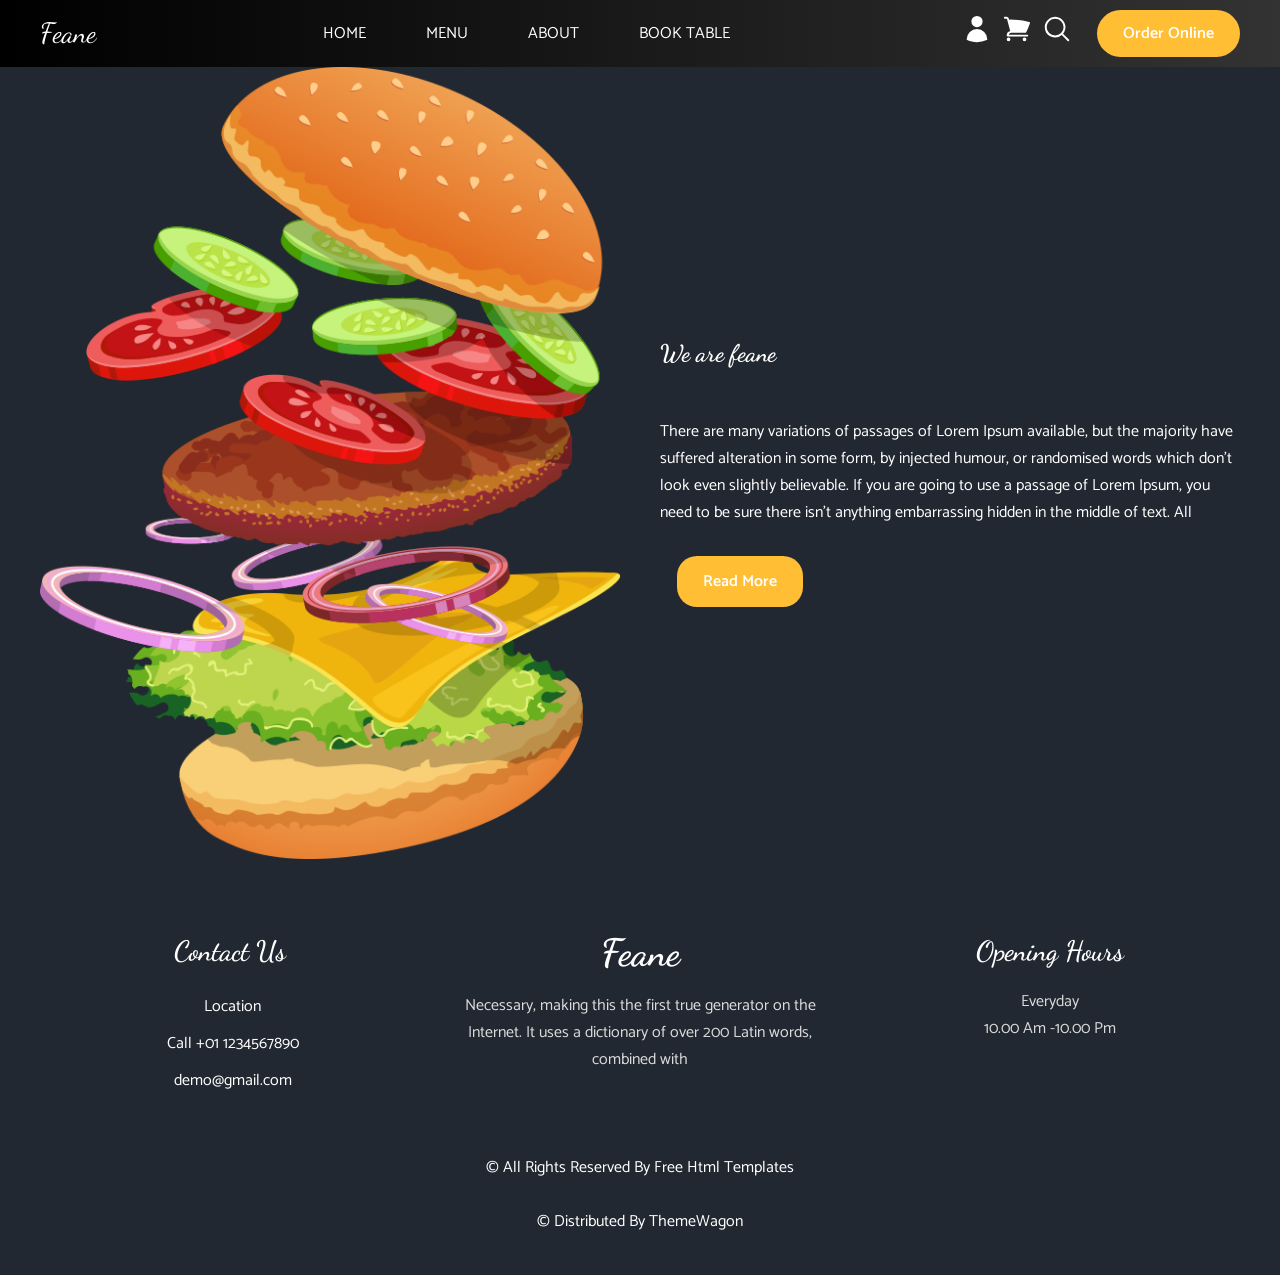
<file: about.html>
<!doctype html>
<html lang="en">
  <head>
    <meta charset="UTF-8" />
    <meta name="viewport" content="width=device-width, initial-scale=1.0" />
    <title>Document</title>
    <link
      href="https://fonts.googleapis.com/css2?family=Catamaran:wght@100..900&family=Dancing+Script:wght@400..700&family=Fredericka+the+Great&display=swap"
      rel="stylesheet"
    />
    <link rel="stylesheet" href="./assets/css/index.css" />
  </head>
  <body>
    <header class="header">
      <div class="container header__inner">
        <div class="left">
          <a class="header__brand" href="index.html">Feane</a>
        </div>
        <div class="center">
          <nav class="nav">
            <ul class="nav-list">
              <li class="nav-list__item">
                <a class="nav-list__link" href="index.html">HOME</a>
              </li>
              <li class="nav-list__item">
                <a class="nav-list__link" href="menu.html">MENU</a>
              </li>
              <li class="nav-list__item">
                <a class="nav-list__link" href="about.html">ABOUT</a>
              </li>
              <li class="nav-list__item">
                <a class="nav-list__link" href="book.html">BOOK TABLE</a>
              </li>
            </ul>
          </nav>
        </div>

        <div class="right">
          <a class="icon__link" href="login.html">
            <svg
              xmlns="http://www.w3.org/2000/svg"
              viewBox="0 0 24 24"
              fill="currentColor"
              class="size-6"
            >
              <path
                fill-rule="evenodd"
                d="M7.5 6a4.5 4.5 0 1 1 9 0 4.5 4.5 0 0 1-9 0ZM3.751 20.105a8.25 8.25 0 0 1 16.498 0 .75.75 0 0 1-.437.695A18.683 18.683 0 0 1 12 22.5c-2.786 0-5.433-.608-7.812-1.7a.75.75 0 0 1-.437-.695Z"
                clip-rule="evenodd"
              />
            </svg>

            <path
              fill-rule="evenodd"
              d="M7.5 6a4.5 4.5 0 1 1 9 0 4.5 4.5 0 0 1-9 0ZM3.751 20.105a8.25 8.25 0 0 1 16.498 0 .75.75 0 0 1-.437.695A18.683 18.683 0 0 1 12 22.5c-2.786 0-5.433-.608-7.812-1.7a.75.75 0 0 1-.437-.695Z"
              clip-rule="evenodd"
            />
          </a>
          <a class="icon__link" href="#">
            <svg
              xmlns="http://www.w3.org/2000/svg"
              viewBox="0 0 24 24"
              fill="currentColor"
              class="size-6"
            >
              <path
                d="M2.25 2.25a.75.75 0 0 0 0 1.5h1.386c.17 0 .318.114.362.278l2.558 9.592a3.752 3.752 0 0 0-2.806 3.63c0 .414.336.75.75.75h15.75a.75.75 0 0 0 0-1.5H5.378A2.25 2.25 0 0 1 7.5 15h11.218a.75.75 0 0 0 .674-.421 60.358 60.358 0 0 0 2.96-7.228.75.75 0 0 0-.525-.965A60.864 60.864 0 0 0 5.68 4.509l-.232-.867A1.875 1.875 0 0 0 3.636 2.25H2.25ZM3.75 20.25a1.5 1.5 0 1 1 3 0 1.5 1.5 0 0 1-3 0ZM16.5 20.25a1.5 1.5 0 1 1 3 0 1.5 1.5 0 0 1-3 0Z"
              />
            </svg>

            <path
              d="M2.25 2.25a.75.75 0 0 0 0 1.5h1.386c.17 0 .318.114.362.278l2.558 9.592a3.752 3.752 0 0 0-2.806 3.63c0 .414.336.75.75.75h15.75a.75.75 0 0 0 0-1.5H5.378A2.25 2.25 0 0 1 7.5 15h11.218a.75.75 0 0 0 .674-.421 60.358 60.358 0 0 0 2.96-7.228.75.75 0 0 0-.525-.965A60.864 60.864 0 0 0 5.68 4.509l-.232-.867A1.875 1.875 0 0 0 3.636 2.25H2.25ZM3.75 20.25a1.5 1.5 0 1 1 3 0 1.5 1.5 0 0 1-3 0ZM16.5 20.25a1.5 1.5 0 1 1 3 0 1.5 1.5 0 0 1-3 0Z"
            />
          </a>
          <a class="icon__link" href="#">
            <svg
              xmlns="http://www.w3.org/2000/svg"
              viewBox="0 0 24 24"
              fill="currentColor"
              class="size-6"
            >
              <path
                fill-rule="evenodd"
                d="M10.5 3.75a6.75 6.75 0 1 0 0 13.5 6.75 6.75 0 0 0 0-13.5ZM2.25 10.5a8.25 8.25 0 1 1 14.59 5.28l4.69 4.69a.75.75 0 1 1-1.06 1.06l-4.69-4.69A8.25 8.25 0 0 1 2.25 10.5Z"
                clip-rule="evenodd"
              />
            </svg>

            <path
              fill-rule="evenodd"
              d="M10.5 3.75a6.75 6.75 0 1 0 0 13.5 6.75 6.75 0 0 0 0-13.5ZM2.25 10.5a8.25 8.25 0 1 1 14.59 5.28l4.69 4.69a.75.75 0 1 1-1.06 1.06l-4.69-4.69A8.25 8.25 0 0 1 2.25 10.5Z"
              clip-rule="evenodd"
            />
          </a>
          <a class="btn btn__primary" href="#">Order Online</a>
        </div>
      </div>
    </header>
    <main>
      <section class="about">
        <div class="container about__inner">
          <div class="about__image">
            <img src="./assets/Images/about-img.png" alt="." />
          </div>
          <div class="about__text">
            <h2 class="about__title font-content">We are feane</h2>
            <p class="about__content">
              There are many variations of passages of Lorem Ipsum available,
              but the majority have suffered alteration in some form, by
              injected humour, or randomised words which don't look even
              slightly believable. If you are going to use a passage of Lorem
              Ipsum, you need to be sure there isn't anything embarrassing
              hidden in the middle of text. All
            </p>
            <div class="btn"><a href="#" class="btn__read">Read More</a></div>
          </div>
        </div>
      </section>
    </main>
    <footer class="footer_section">
      <div class="container">
        <div class="row">
          <div class="col-md-4 footer-col">
            <div class="footer_contact">
              <h4>Contact Us</h4>
              <div class="contact_link_box">
                <a href="">
                  <i class="fa fa-map-marker" aria-hidden="true"></i>
                  <span> Location </span>
                </a>
                <a href="">
                  <i class="fa fa-phone" aria-hidden="true"></i>
                  <span> Call +01 1234567890 </span>
                </a>
                <a href="">
                  <i class="fa fa-envelope" aria-hidden="true"></i>
                  <span> demo@gmail.com </span>
                </a>
              </div>
            </div>
          </div>
          <div class="col-md-4 footer-col">
            <div class="footer_detail">
              <a href="" class="footer-logo"> Feane </a>
              <p>
                Necessary, making this the first true generator on the Internet.
                It uses a dictionary of over 200 Latin words, combined with
              </p>
            </div>
          </div>
          <div class="col-md-4 footer-col">
            <h4>Opening Hours</h4>
            <p>Everyday</p>
            <p>10.00 Am -10.00 Pm</p>
          </div>
        </div>
        <div class="footer-info">
          <p>
            &copy; <span id="displayYear"></span> All Rights Reserved By
            <a href="https://html.design/">Free Html Templates</a><br /><br />
            &copy; <span id="displayYear"></span> Distributed By
            <a href="https://themewagon.com/" target="_blank">ThemeWagon</a>
          </p>
        </div>
      </div>
    </footer>
  </body>
</html>
</file>
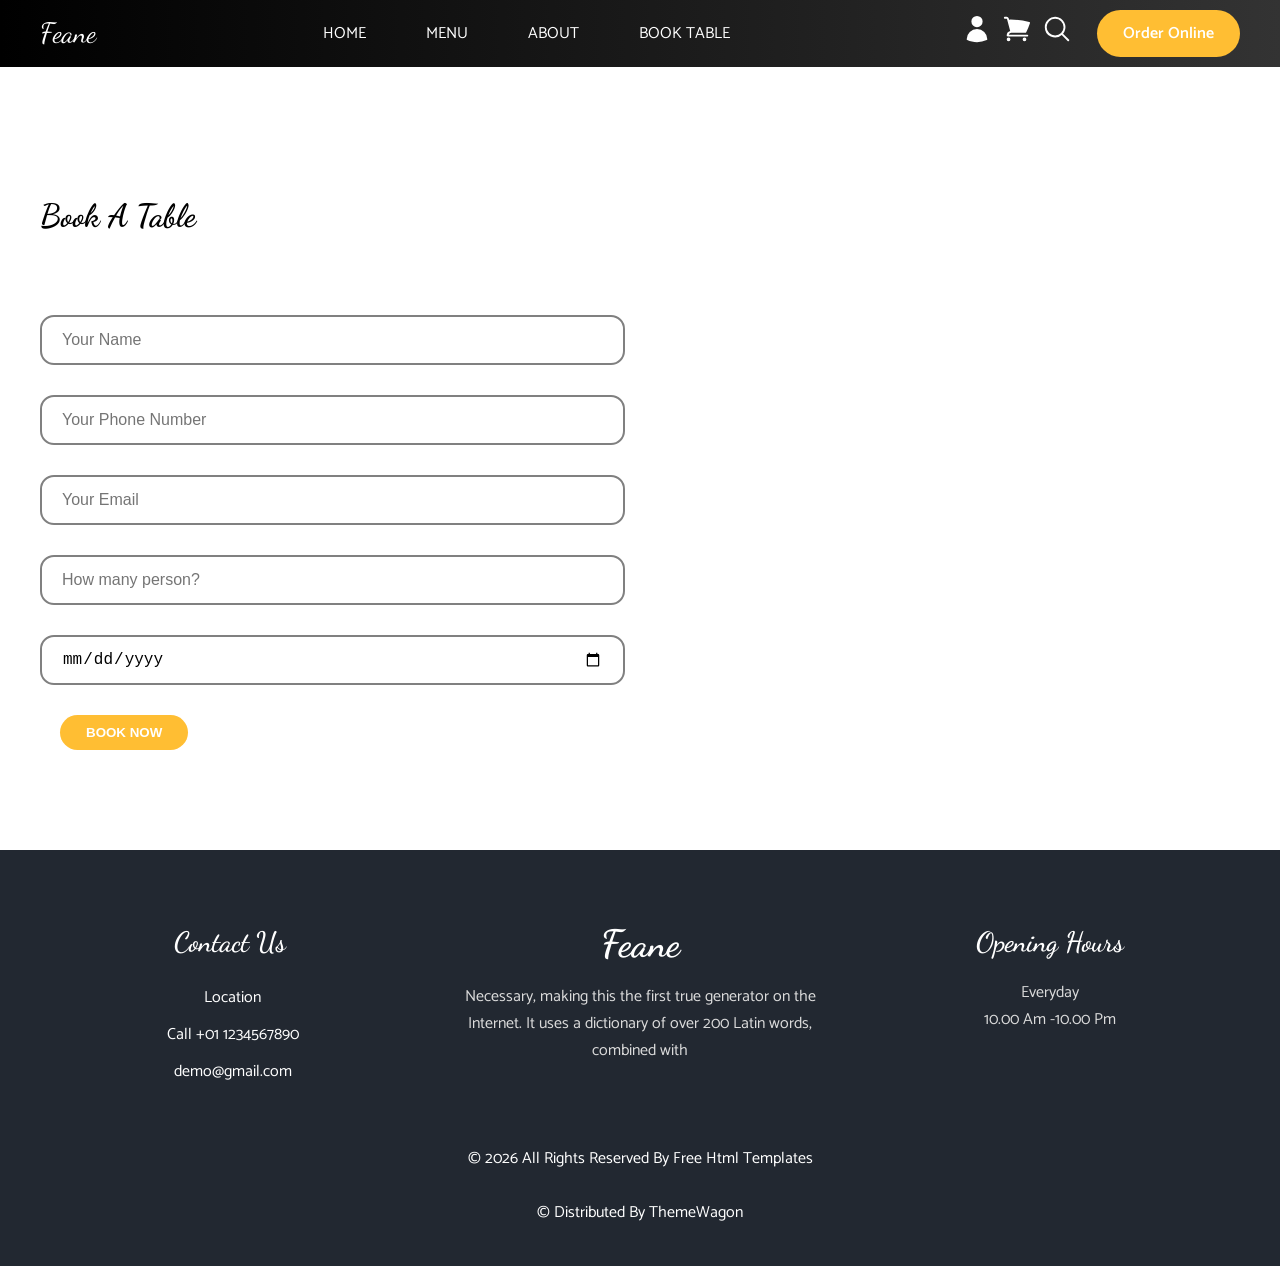
<file: book.html>
<!doctype html>
<html lang="en">
  <head>
    <meta charset="UTF-8" />
    <meta name="viewport" content="width=device-width, initial-scale=1.0" />
    <title>Document</title>
    <link rel="stylesheet" href="./assets/css/index.css" />
    <link
      href="https://fonts.googleapis.com/css2?family=Catamaran:wght@100..900&family=Dancing+Script:wght@400..700&family=Fredericka+the+Great&display=swap"
      rel="stylesheet"
    />
  </head>
  <body>
    <header class="header">
      <div class="container header__inner">
        <div class="left">
          <a class="header__brand" href="index.html">Feane</a>
        </div>
        <div class="center">
          <nav class="nav">
            <ul class="nav-list">
              <li class="nav-list__item">
                <a class="nav-list__link" href="index.html">HOME</a>
              </li>
              <li class="nav-list__item">
                <a class="nav-list__link" href="menu.html">MENU</a>
              </li>
              <li class="nav-list__item">
                <a class="nav-list__link" href="about.html">ABOUT</a>
              </li>
              <li class="nav-list__item">
                <a class="nav-list__link" href="book.html">BOOK TABLE</a>
              </li>
            </ul>
          </nav>
        </div>

        <div class="right">
          <a class="icon__link" href="login.html">
            <svg
              xmlns="http://www.w3.org/2000/svg"
              viewBox="0 0 24 24"
              fill="currentColor"
              class="size-6"
            >
              <path
                fill-rule="evenodd"
                d="M7.5 6a4.5 4.5 0 1 1 9 0 4.5 4.5 0 0 1-9 0ZM3.751 20.105a8.25 8.25 0 0 1 16.498 0 .75.75 0 0 1-.437.695A18.683 18.683 0 0 1 12 22.5c-2.786 0-5.433-.608-7.812-1.7a.75.75 0 0 1-.437-.695Z"
                clip-rule="evenodd"
              />
            </svg>

            <path
              fill-rule="evenodd"
              d="M7.5 6a4.5 4.5 0 1 1 9 0 4.5 4.5 0 0 1-9 0ZM3.751 20.105a8.25 8.25 0 0 1 16.498 0 .75.75 0 0 1-.437.695A18.683 18.683 0 0 1 12 22.5c-2.786 0-5.433-.608-7.812-1.7a.75.75 0 0 1-.437-.695Z"
              clip-rule="evenodd"
            />
          </a>
          <a class="icon__link" href="#">
            <svg
              xmlns="http://www.w3.org/2000/svg"
              viewBox="0 0 24 24"
              fill="currentColor"
              class="size-6"
            >
              <path
                d="M2.25 2.25a.75.75 0 0 0 0 1.5h1.386c.17 0 .318.114.362.278l2.558 9.592a3.752 3.752 0 0 0-2.806 3.63c0 .414.336.75.75.75h15.75a.75.75 0 0 0 0-1.5H5.378A2.25 2.25 0 0 1 7.5 15h11.218a.75.75 0 0 0 .674-.421 60.358 60.358 0 0 0 2.96-7.228.75.75 0 0 0-.525-.965A60.864 60.864 0 0 0 5.68 4.509l-.232-.867A1.875 1.875 0 0 0 3.636 2.25H2.25ZM3.75 20.25a1.5 1.5 0 1 1 3 0 1.5 1.5 0 0 1-3 0ZM16.5 20.25a1.5 1.5 0 1 1 3 0 1.5 1.5 0 0 1-3 0Z"
              />
            </svg>

            <path
              d="M2.25 2.25a.75.75 0 0 0 0 1.5h1.386c.17 0 .318.114.362.278l2.558 9.592a3.752 3.752 0 0 0-2.806 3.63c0 .414.336.75.75.75h15.75a.75.75 0 0 0 0-1.5H5.378A2.25 2.25 0 0 1 7.5 15h11.218a.75.75 0 0 0 .674-.421 60.358 60.358 0 0 0 2.96-7.228.75.75 0 0 0-.525-.965A60.864 60.864 0 0 0 5.68 4.509l-.232-.867A1.875 1.875 0 0 0 3.636 2.25H2.25ZM3.75 20.25a1.5 1.5 0 1 1 3 0 1.5 1.5 0 0 1-3 0ZM16.5 20.25a1.5 1.5 0 1 1 3 0 1.5 1.5 0 0 1-3 0Z"
            />
          </a>
          <a class="icon__link" href="#">
            <svg
              xmlns="http://www.w3.org/2000/svg"
              viewBox="0 0 24 24"
              fill="currentColor"
              class="size-6"
            >
              <path
                fill-rule="evenodd"
                d="M10.5 3.75a6.75 6.75 0 1 0 0 13.5 6.75 6.75 0 0 0 0-13.5ZM2.25 10.5a8.25 8.25 0 1 1 14.59 5.28l4.69 4.69a.75.75 0 1 1-1.06 1.06l-4.69-4.69A8.25 8.25 0 0 1 2.25 10.5Z"
                clip-rule="evenodd"
              />
            </svg>

            <path
              fill-rule="evenodd"
              d="M10.5 3.75a6.75 6.75 0 1 0 0 13.5 6.75 6.75 0 0 0 0-13.5ZM2.25 10.5a8.25 8.25 0 1 1 14.59 5.28l4.69 4.69a.75.75 0 1 1-1.06 1.06l-4.69-4.69A8.25 8.25 0 0 1 2.25 10.5Z"
              clip-rule="evenodd"
            />
          </a>
          <a class="btn btn__primary" href="#">Order Online</a>
        </div>
      </div>
    </header>
    <main>
      <section class="contact">
        <div class="container contact__inner">
          <h2 class="font-content">Book A Table</h2>
          <form class="contact__form" action="">
            <input type="text" name="customer-name" placeholder="Your Name" />
            <input
              type="tel"
              name="customer-tel"
              placeholder="Your Phone Number"
            />
            <input
              type="email"
              name="customer-email"
              placeholder="Your Email"
            />
            <input
              type="number"
              name="customer-number"
              placeholder="How many person?"
              min="1"
              max="100"
              step="1"
            />
            <input type="date" name="book-date" />
            <button type="submit" class="btn btn__primary contact__form-btn">
              BOOK NOW
            </button>
          </form>
          <div class="contact__map">
            <iframe
              src="https://www.google.com/maps/embed?pb=!1m18!1m12!1m3!1d3918.442726556137!2d106.62322047480612!3d10.85389238929962!2m3!1f0!2f0!3f0!3m2!1i1024!2i768!4f13.1!3m3!1m2!1s0x31752b6c59ba4c97%3A0x535e784068f1558b!2zVHLGsOG7nW5nIENhbyDEkeG6s25nIEZQVCBQb2x5dGVjaG5pYw!5e0!3m2!1svi!2s!4v1770435341241!5m2!1svi!2s"
              style="border: 0"
              allowfullscreen=""
              loading="lazy"
              referrerpolicy="no-referrer-when-downgrade"
            ></iframe>
          </div>
        </div>
      </section>
    </main>
    <footer class="footer_section">
      <div class="container">
        <div class="row">
          <div class="col-md-4 footer-col">
            <div class="footer_contact">
              <h4>Contact Us</h4>
              <div class="contact_link_box">
                <a href="">
                  <i class="fa fa-map-marker" aria-hidden="true"></i>
                  <span> Location </span>
                </a>
                <a href="">
                  <i class="fa fa-phone" aria-hidden="true"></i>
                  <span> Call +01 1234567890 </span>
                </a>
                <a href="">
                  <i class="fa fa-envelope" aria-hidden="true"></i>
                  <span> demo@gmail.com </span>
                </a>
              </div>
            </div>
          </div>
          <div class="col-md-4 footer-col">
            <div class="footer_detail">
              <a href="" class="footer-logo"> Feane </a>
              <p>
                Necessary, making this the first true generator on the Internet.
                It uses a dictionary of over 200 Latin words, combined with
              </p>
            </div>
          </div>
          <div class="col-md-4 footer-col">
            <h4>Opening Hours</h4>
            <p>Everyday</p>
            <p>10.00 Am -10.00 Pm</p>
          </div>
        </div>
        <div class="footer-info">
          <p>
            &copy; <span id="displayYear"></span>2026 All Rights Reserved By
            <a href="https://html.design/">Free Html Templates</a><br /><br />
            &copy; <span id="displayYear"></span> Distributed By
            <a href="https://themewagon.com/" target="_blank">ThemeWagon</a>
          </p>
        </div>
      </div>
    </footer>
  </body>
</html>
</file>
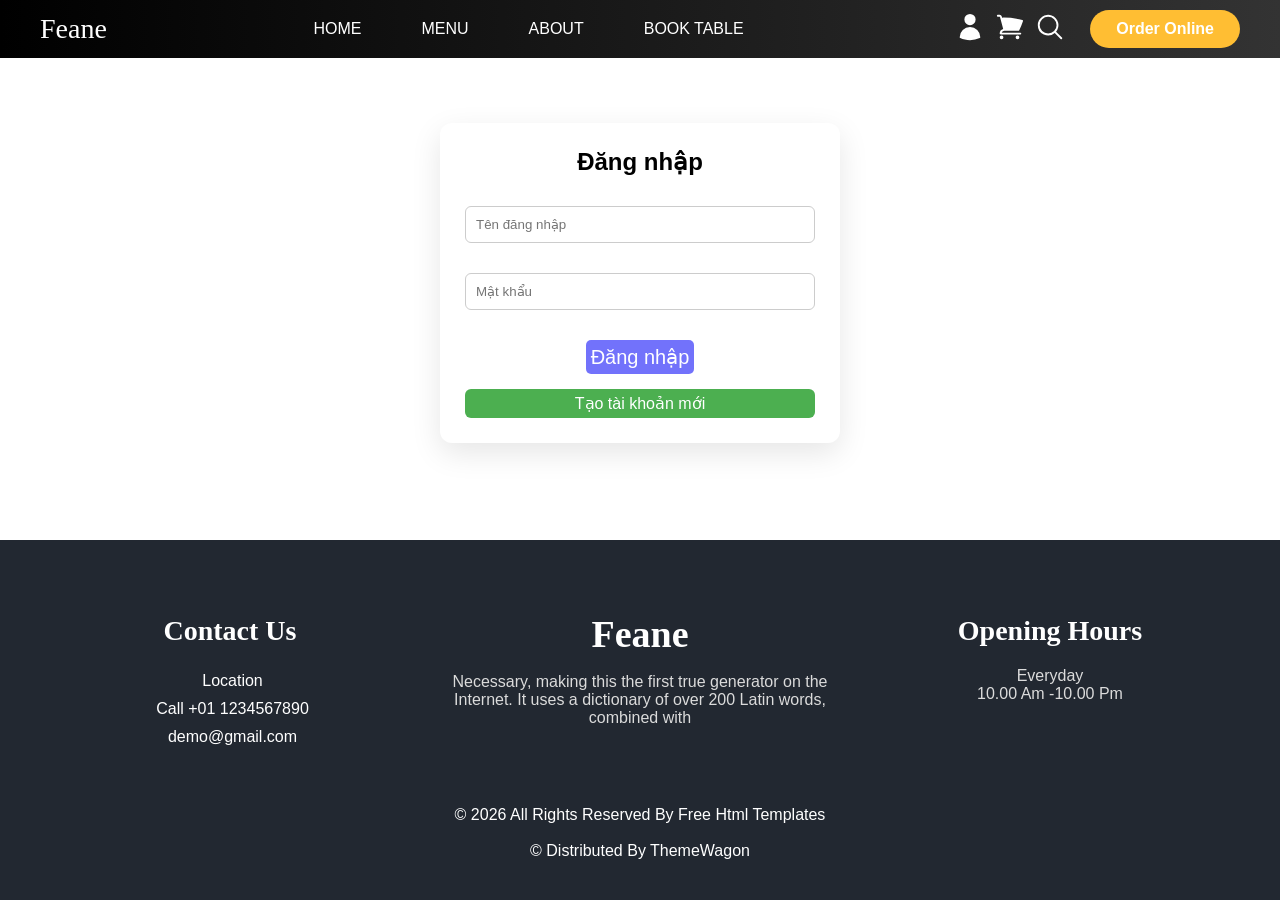
<file: login.html>
<!doctype html>
<html lang="en">
  <head>
    <meta charset="UTF-8" />
    <meta name="viewport" content="width=device-width, initial-scale=1.0" />
    <title>Login</title>
    <link rel="stylesheet" href="./assets/css/index.css" />
  </head>

  <body>
    <header class="header">
      <div class="container header__inner">
        <div class="left">
          <a class="header__brand" href="./feane/index.css">Feane</a>
        </div>
        <div class="center">
          <nav class="nav">
            <ul class="nav-list">
              <li class="nav-list__item">
                <a class="nav-list__link" href="index.html">HOME</a>
              </li>
              <li class="nav-list__item">
                <a class="nav-list__link" href="menu.html">MENU</a>
              </li>
              <li class="nav-list__item">
                <a class="nav-list__link" href="about.html">ABOUT</a>
              </li>
              <li class="nav-list__item">
                <a class="nav-list__link" href="book.html">BOOK TABLE</a>
              </li>
            </ul>
          </nav>
        </div>

        <div class="right">
          <a class="icon__link" href="login.html">
            <svg
              xmlns="http://www.w3.org/2000/svg"
              viewBox="0 0 24 24"
              fill="currentColor"
              class="size-6"
            >
              <path
                fill-rule="evenodd"
                d="M7.5 6a4.5 4.5 0 1 1 9 0 4.5 4.5 0 0 1-9 0ZM3.751 20.105a8.25 8.25 0 0 1 16.498 0 .75.75 0 0 1-.437.695A18.683 18.683 0 0 1 12 22.5c-2.786 0-5.433-.608-7.812-1.7a.75.75 0 0 1-.437-.695Z"
                clip-rule="evenodd"
              />
            </svg>

            <path
              fill-rule="evenodd"
              d="M7.5 6a4.5 4.5 0 1 1 9 0 4.5 4.5 0 0 1-9 0ZM3.751 20.105a8.25 8.25 0 0 1 16.498 0 .75.75 0 0 1-.437.695A18.683 18.683 0 0 1 12 22.5c-2.786 0-5.433-.608-7.812-1.7a.75.75 0 0 1-.437-.695Z"
              clip-rule="evenodd"
            />
          </a>
          <a class="icon__link" href="#">
            <svg
              xmlns="http://www.w3.org/2000/svg"
              viewBox="0 0 24 24"
              fill="currentColor"
              class="size-6"
            >
              <path
                d="M2.25 2.25a.75.75 0 0 0 0 1.5h1.386c.17 0 .318.114.362.278l2.558 9.592a3.752 3.752 0 0 0-2.806 3.63c0 .414.336.75.75.75h15.75a.75.75 0 0 0 0-1.5H5.378A2.25 2.25 0 0 1 7.5 15h11.218a.75.75 0 0 0 .674-.421 60.358 60.358 0 0 0 2.96-7.228.75.75 0 0 0-.525-.965A60.864 60.864 0 0 0 5.68 4.509l-.232-.867A1.875 1.875 0 0 0 3.636 2.25H2.25ZM3.75 20.25a1.5 1.5 0 1 1 3 0 1.5 1.5 0 0 1-3 0ZM16.5 20.25a1.5 1.5 0 1 1 3 0 1.5 1.5 0 0 1-3 0Z"
              />
            </svg>

            <path
              d="M2.25 2.25a.75.75 0 0 0 0 1.5h1.386c.17 0 .318.114.362.278l2.558 9.592a3.752 3.752 0 0 0-2.806 3.63c0 .414.336.75.75.75h15.75a.75.75 0 0 0 0-1.5H5.378A2.25 2.25 0 0 1 7.5 15h11.218a.75.75 0 0 0 .674-.421 60.358 60.358 0 0 0 2.96-7.228.75.75 0 0 0-.525-.965A60.864 60.864 0 0 0 5.68 4.509l-.232-.867A1.875 1.875 0 0 0 3.636 2.25H2.25ZM3.75 20.25a1.5 1.5 0 1 1 3 0 1.5 1.5 0 0 1-3 0ZM16.5 20.25a1.5 1.5 0 1 1 3 0 1.5 1.5 0 0 1-3 0Z"
            />
          </a>
          <a class="icon__link" href="#">
            <svg
              xmlns="http://www.w3.org/2000/svg"
              viewBox="0 0 24 24"
              fill="currentColor"
              class="size-6"
            >
              <path
                fill-rule="evenodd"
                d="M10.5 3.75a6.75 6.75 0 1 0 0 13.5 6.75 6.75 0 0 0 0-13.5ZM2.25 10.5a8.25 8.25 0 1 1 14.59 5.28l4.69 4.69a.75.75 0 1 1-1.06 1.06l-4.69-4.69A8.25 8.25 0 0 1 2.25 10.5Z"
                clip-rule="evenodd"
              />
            </svg>

            <path
              fill-rule="evenodd"
              d="M10.5 3.75a6.75 6.75 0 1 0 0 13.5 6.75 6.75 0 0 0 0-13.5ZM2.25 10.5a8.25 8.25 0 1 1 14.59 5.28l4.69 4.69a.75.75 0 1 1-1.06 1.06l-4.69-4.69A8.25 8.25 0 0 1 2.25 10.5Z"
              clip-rule="evenodd"
            />
          </a>
          <a class="btn btn__primary" href="#">Order Online</a>
        </div>
      </div>
    </header>
    <main>
      <div class="container login">
        <div class="loginBox">
          <h2>Đăng nhập</h2>
          <form>
            <input class="username" placeholder="Tên đăng nhập" />
            <input class="password" type="password" placeholder="Mật khẩu" />
            <button class="submid" type="submit">Đăng nhập</button>
            <p
              id="loginStatus"
              style="text-align: center; margin-top: 10px"
            ></p>
          </form>
          <div class="register">
            <a href="register.html">Tạo tài khoản mới</a>
          </div>
        </div>
      </div>
    </main>
    <footer class="footer_section">
      <div class="container">
        <div class="row">
          <div class="col-md-4 footer-col">
            <div class="footer_contact">
              <h4>Contact Us</h4>
              <div class="contact_link_box">
                <a href="">
                  <i class="fa fa-map-marker" aria-hidden="true"></i>
                  <span> Location </span>
                </a>
                <a href="">
                  <i class="fa fa-phone" aria-hidden="true"></i>
                  <span> Call +01 1234567890 </span>
                </a>
                <a href="">
                  <i class="fa fa-envelope" aria-hidden="true"></i>
                  <span> demo@gmail.com </span>
                </a>
              </div>
            </div>
          </div>
          <div class="col-md-4 footer-col">
            <div class="footer_detail">
              <a href="" class="footer-logo"> Feane </a>
              <p>
                Necessary, making this the first true generator on the Internet.
                It uses a dictionary of over 200 Latin words, combined with
              </p>
            </div>
          </div>
          <div class="col-md-4 footer-col">
            <h4>Opening Hours</h4>
            <p>Everyday</p>
            <p>10.00 Am -10.00 Pm</p>
          </div>
        </div>
        <div class="footer-info">
          <p>
            &copy; <span id="displayYear"></span>2026 All Rights Reserved By
            <a href="https://html.design/">Free Html Templates</a><br /><br />
            &copy; <span id="displayYear"></span> Distributed By
            <a href="https://themewagon.com/" target="_blank">ThemeWagon</a>
          </p>
        </div>
      </div>
    </footer>
    <script type="text/javascript">
      window.$crisp = [];
      window.CRISP_WEBSITE_ID = "e2f66f9e-4ce8-49ab-b6c5-e1c0b45b6f9b";
      (function () {
        d = document;
        s = d.createElement("script");
        s.src = "https://client.crisp.chat/l.js";
        s.async = 1;
        d.getElementsByTagName("head")[0].appendChild(s);
      })();
    </script>
    <script>
      const hamburger = document.getElementById("hamburger");
      const nav = document.getElementById("nav");

      hamburger.addEventListener("click", () => {
        nav.classList.toggle("active");
        hamburger.classList.toggle("active");
      });
    </script>
  </body>
</html>
</file>
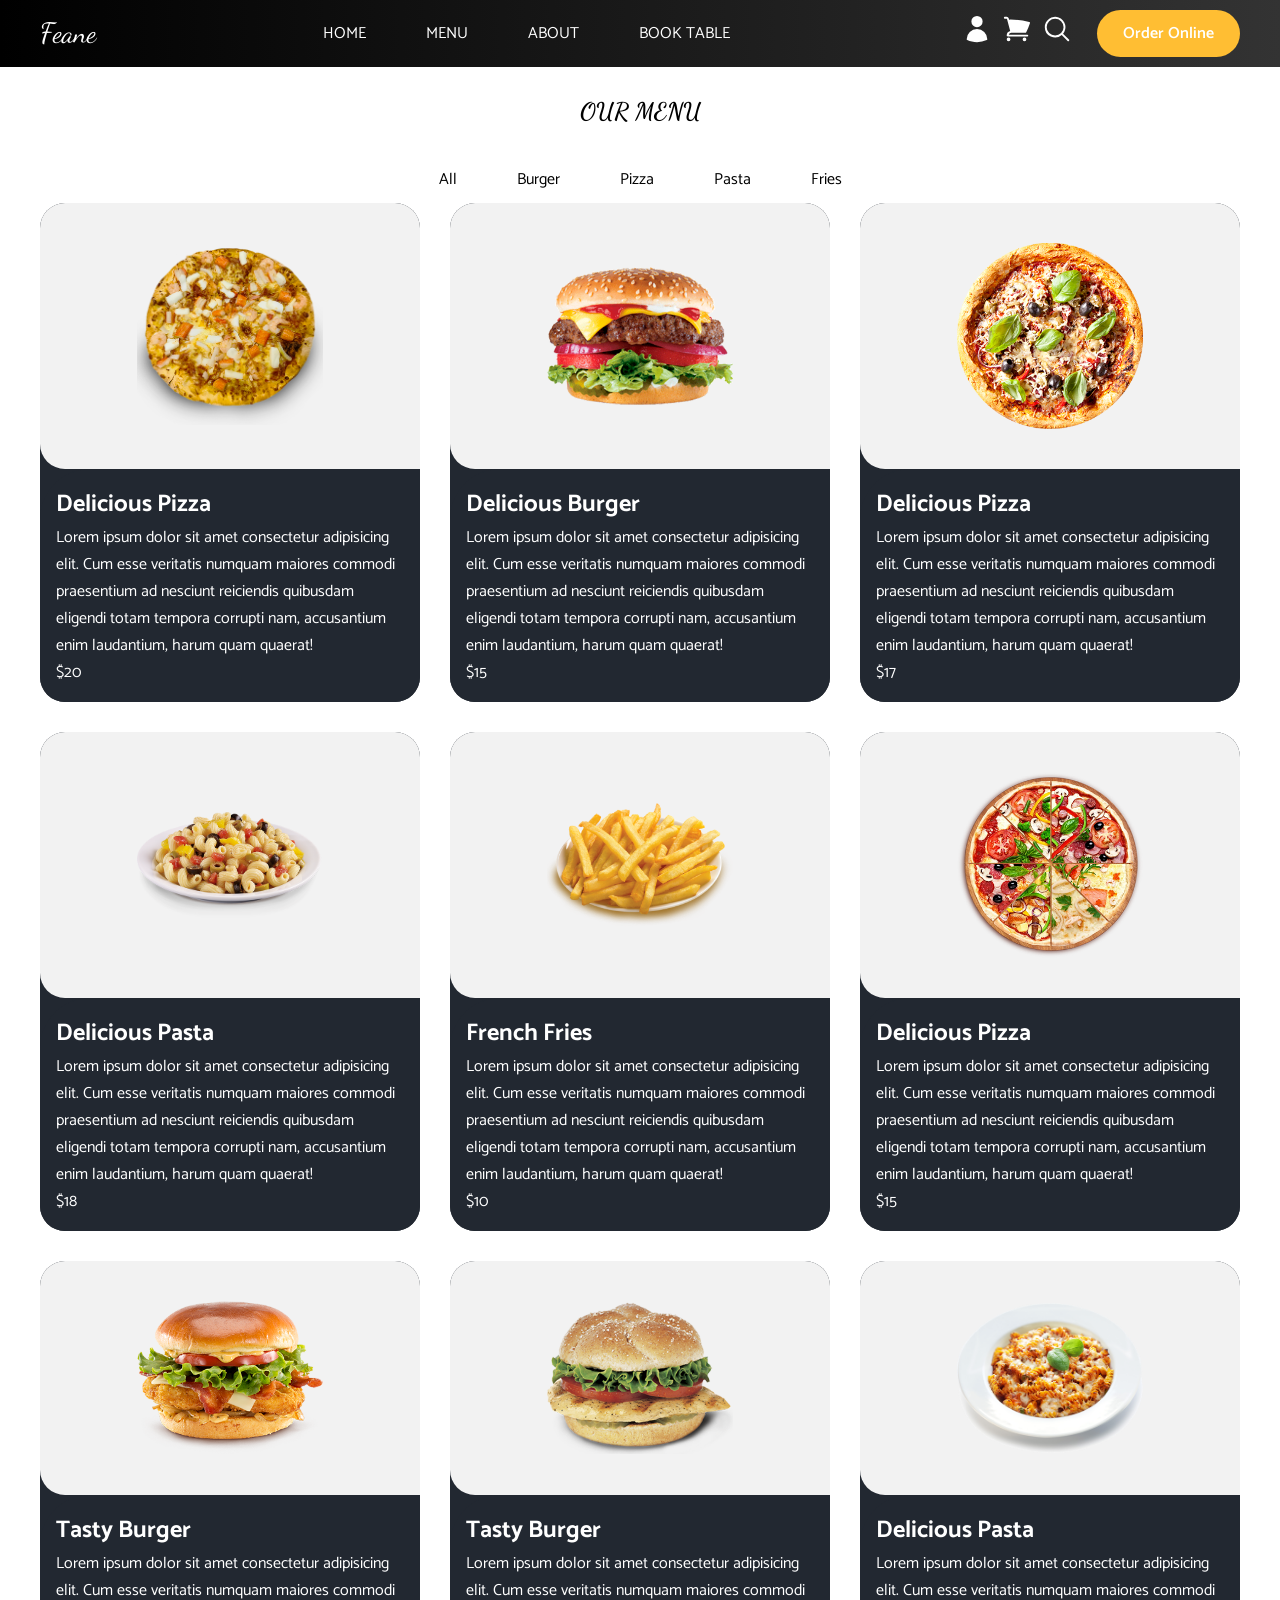
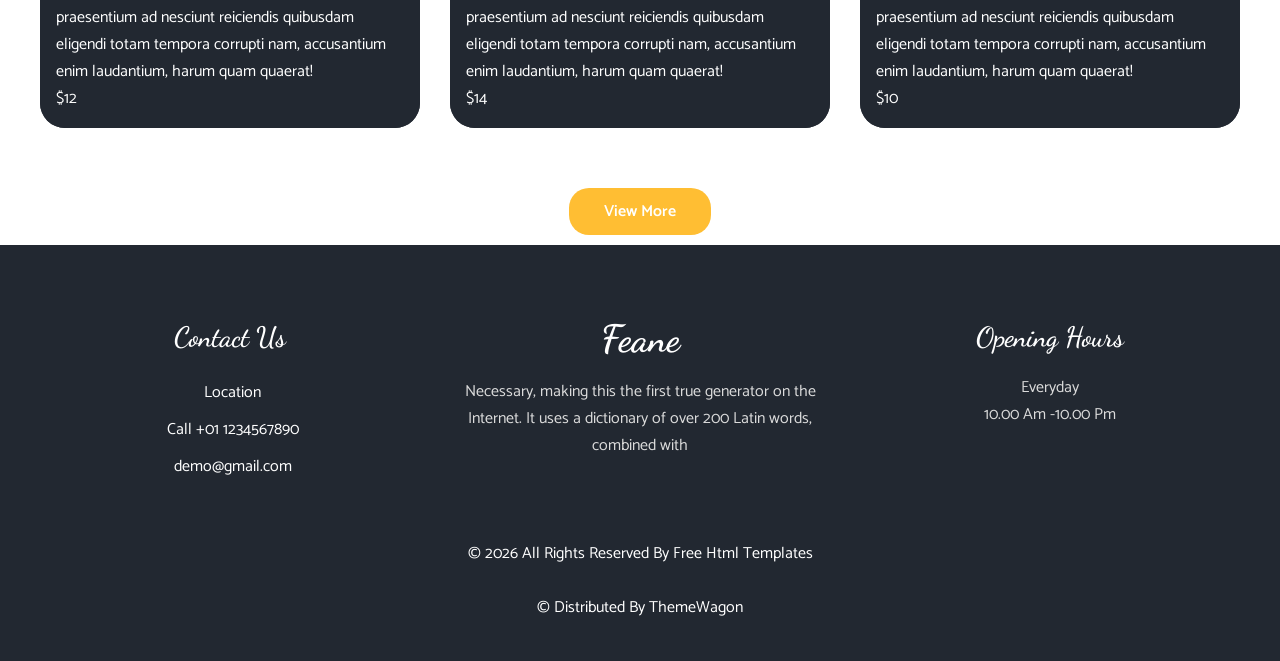
<file: menu.html>
<!doctype html>
<html lang="en">
  <head>
    <meta charset="UTF-8" />
    <meta name="viewport" content="width=device-width, initial-scale=1.0" />
    <title>Document</title>
    <link rel="stylesheet" href="./assets/css/index.css" />
    <link
      href="https://fonts.googleapis.com/css2?family=Catamaran:wght@100..900&family=Dancing+Script:wght@400..700&family=Fredericka+the+Great&display=swap"
      rel="stylesheet"
    />
  </head>
  <body>
    <header class="header">
      <div class="container header__inner">
        <div class="left">
          <a class="header__brand" href="index.html">Feane</a>
        </div>
        <div class="center">
          <nav class="nav">
            <ul class="nav-list">
              <li class="nav-list__item">
                <a class="nav-list__link" href="index.html">HOME</a>
              </li>
              <li class="nav-list__item">
                <a class="nav-list__link" href="menu.html">MENU</a>
              </li>
              <li class="nav-list__item">
                <a class="nav-list__link" href="about.html">ABOUT</a>
              </li>
              <li class="nav-list__item">
                <a class="nav-list__link" href="book.html">BOOK TABLE</a>
              </li>
            </ul>
          </nav>
        </div>

        <div class="right">
          <a class="icon__link" href="login.html">
            <svg
              xmlns="http://www.w3.org/2000/svg"
              viewBox="0 0 24 24"
              fill="currentColor"
              class="size-6"
            >
              <path
                fill-rule="evenodd"
                d="M7.5 6a4.5 4.5 0 1 1 9 0 4.5 4.5 0 0 1-9 0ZM3.751 20.105a8.25 8.25 0 0 1 16.498 0 .75.75 0 0 1-.437.695A18.683 18.683 0 0 1 12 22.5c-2.786 0-5.433-.608-7.812-1.7a.75.75 0 0 1-.437-.695Z"
                clip-rule="evenodd"
              />
            </svg>

            <path
              fill-rule="evenodd"
              d="M7.5 6a4.5 4.5 0 1 1 9 0 4.5 4.5 0 0 1-9 0ZM3.751 20.105a8.25 8.25 0 0 1 16.498 0 .75.75 0 0 1-.437.695A18.683 18.683 0 0 1 12 22.5c-2.786 0-5.433-.608-7.812-1.7a.75.75 0 0 1-.437-.695Z"
              clip-rule="evenodd"
            />
          </a>
          <a class="icon__link" href="#">
            <svg
              xmlns="http://www.w3.org/2000/svg"
              viewBox="0 0 24 24"
              fill="currentColor"
              class="size-6"
            >
              <path
                d="M2.25 2.25a.75.75 0 0 0 0 1.5h1.386c.17 0 .318.114.362.278l2.558 9.592a3.752 3.752 0 0 0-2.806 3.63c0 .414.336.75.75.75h15.75a.75.75 0 0 0 0-1.5H5.378A2.25 2.25 0 0 1 7.5 15h11.218a.75.75 0 0 0 .674-.421 60.358 60.358 0 0 0 2.96-7.228.75.75 0 0 0-.525-.965A60.864 60.864 0 0 0 5.68 4.509l-.232-.867A1.875 1.875 0 0 0 3.636 2.25H2.25ZM3.75 20.25a1.5 1.5 0 1 1 3 0 1.5 1.5 0 0 1-3 0ZM16.5 20.25a1.5 1.5 0 1 1 3 0 1.5 1.5 0 0 1-3 0Z"
              />
            </svg>

            <path
              d="M2.25 2.25a.75.75 0 0 0 0 1.5h1.386c.17 0 .318.114.362.278l2.558 9.592a3.752 3.752 0 0 0-2.806 3.63c0 .414.336.75.75.75h15.75a.75.75 0 0 0 0-1.5H5.378A2.25 2.25 0 0 1 7.5 15h11.218a.75.75 0 0 0 .674-.421 60.358 60.358 0 0 0 2.96-7.228.75.75 0 0 0-.525-.965A60.864 60.864 0 0 0 5.68 4.509l-.232-.867A1.875 1.875 0 0 0 3.636 2.25H2.25ZM3.75 20.25a1.5 1.5 0 1 1 3 0 1.5 1.5 0 0 1-3 0ZM16.5 20.25a1.5 1.5 0 1 1 3 0 1.5 1.5 0 0 1-3 0Z"
            />
          </a>
          <a class="icon__link" href="#">
            <svg
              xmlns="http://www.w3.org/2000/svg"
              viewBox="0 0 24 24"
              fill="currentColor"
              class="size-6"
            >
              <path
                fill-rule="evenodd"
                d="M10.5 3.75a6.75 6.75 0 1 0 0 13.5 6.75 6.75 0 0 0 0-13.5ZM2.25 10.5a8.25 8.25 0 1 1 14.59 5.28l4.69 4.69a.75.75 0 1 1-1.06 1.06l-4.69-4.69A8.25 8.25 0 0 1 2.25 10.5Z"
                clip-rule="evenodd"
              />
            </svg>

            <path
              fill-rule="evenodd"
              d="M10.5 3.75a6.75 6.75 0 1 0 0 13.5 6.75 6.75 0 0 0 0-13.5ZM2.25 10.5a8.25 8.25 0 1 1 14.59 5.28l4.69 4.69a.75.75 0 1 1-1.06 1.06l-4.69-4.69A8.25 8.25 0 0 1 2.25 10.5Z"
              clip-rule="evenodd"
            />
          </a>
          <a class="btn btn__primary" href="#">Order Online</a>
        </div>
      </div>
    </header>
    <main>
      <section class="category">
        <h2 class="category__title font-content">OUR MENU</h2>
      </section>
      <section class="nav-list-2">
        <nav>
          <ul class="nav-list-2">
            <li class="nav-list__item">
              <a class="nav-list__link-2" href="">All</a>
            </li>
            <li class="nav-list__item">
              <a class="nav-list__link-2" href="">Burger</a>
            </li>
            <li class="nav-list__item">
              <a class="nav-list__link-2" href="">Pizza</a>
            </li>
            <li class="nav-list__item">
              <a class="nav-list__link-2" href="">Pasta</a>
            </li>
            <li class="nav-list__item">
              <a class="nav-list__link-2" href="">Fries</a>
            </li>
          </ul>
        </nav>
      </section>
      <section class="product__section">
        <div class="product__list">
          <div class="product__card">
            <div class="product__image">
              <img src="./assets/Images/f1.png" alt="Delicious Pizza" />
            </div>
            <div class="product__content">
              <h2 class="product__name">Delicious Pizza</h2>
              <p>
                Lorem ipsum dolor sit amet consectetur adipisicing elit. Cum
                esse veritatis numquam maiores commodi praesentium ad nesciunt
                reiciendis quibusdam eligendi totam tempora corrupti nam,
                accusantium enim laudantium, harum quam quaerat!
              </p>
              <span class="product__price">$20</span>
            </div>
          </div>
          <div class="product__card">
            <div class="product__image">
              <img src="./assets/Images/f2.png" alt="Delicious Burger" />
            </div>
            <div class="product__content">
              <h2 class="product__name">Delicious Burger</h2>
              <p>
                Lorem ipsum dolor sit amet consectetur adipisicing elit. Cum
                esse veritatis numquam maiores commodi praesentium ad nesciunt
                reiciendis quibusdam eligendi totam tempora corrupti nam,
                accusantium enim laudantium, harum quam quaerat!
              </p>
              <span class="product__price">$15</span>
            </div>
          </div>
          <div class="product__card">
            <div class="product__image">
              <img src="./assets/Images/f3.png" alt="Delicious Pizza" />
            </div>
            <div class="product__content">
              <h2 class="product__name">Delicious Pizza</h2>
              <p>
                Lorem ipsum dolor sit amet consectetur adipisicing elit. Cum
                esse veritatis numquam maiores commodi praesentium ad nesciunt
                reiciendis quibusdam eligendi totam tempora corrupti nam,
                accusantium enim laudantium, harum quam quaerat!
              </p>
              <span class="product__price">$17</span>
            </div>
          </div>
          <div class="product__card">
            <div class="product__image">
              <img src="./assets/Images/f4.png" alt="Delicious Paste" />
            </div>
            <div class="product__content">
              <h2 class="product__name">Delicious Pasta</h2>
              <p>
                Lorem ipsum dolor sit amet consectetur adipisicing elit. Cum
                esse veritatis numquam maiores commodi praesentium ad nesciunt
                reiciendis quibusdam eligendi totam tempora corrupti nam,
                accusantium enim laudantium, harum quam quaerat!
              </p>
              <span class="product__price">$18</span>
            </div>
          </div>
          <div class="product__card">
            <div class="product__image">
              <img src="./assets/Images/f5.png" alt="French Fries" />
            </div>
            <div class="product__content">
              <h2 class="product__name">French Fries</h2>
              <p>
                Lorem ipsum dolor sit amet consectetur adipisicing elit. Cum
                esse veritatis numquam maiores commodi praesentium ad nesciunt
                reiciendis quibusdam eligendi totam tempora corrupti nam,
                accusantium enim laudantium, harum quam quaerat!
              </p>
              <span class="product__price">$10</span>
            </div>
          </div>
          <div class="product__card">
            <div class="product__image">
              <img src="./assets/Images/f6.png" alt="Delicious Pizza" />
            </div>
            <div class="product__content">
              <h2 class="product__name">Delicious Pizza</h2>
              <p>
                Lorem ipsum dolor sit amet consectetur adipisicing elit. Cum
                esse veritatis numquam maiores commodi praesentium ad nesciunt
                reiciendis quibusdam eligendi totam tempora corrupti nam,
                accusantium enim laudantium, harum quam quaerat!
              </p>
              <span class="product__price">$15</span>
            </div>
          </div>
          <div class="product__card">
            <div class="product__image">
              <img src="./assets/Images/f7.png" alt="Tasty Burger" />
            </div>
            <div class="product__content">
              <h2 class="product__name">Tasty Burger</h2>
              <p>
                Lorem ipsum dolor sit amet consectetur adipisicing elit. Cum
                esse veritatis numquam maiores commodi praesentium ad nesciunt
                reiciendis quibusdam eligendi totam tempora corrupti nam,
                accusantium enim laudantium, harum quam quaerat!
              </p>
              <span class="product__price">$12</span>
            </div>
          </div>
          <div class="product__card">
            <div class="product__image">
              <img src="./assets/Images/f8.png" alt="Tasty Burger" />
            </div>
            <div class="product__content">
              <h2 class="product__name">Tasty Burger</h2>
              <p>
                Lorem ipsum dolor sit amet consectetur adipisicing elit. Cum
                esse veritatis numquam maiores commodi praesentium ad nesciunt
                reiciendis quibusdam eligendi totam tempora corrupti nam,
                accusantium enim laudantium, harum quam quaerat!
              </p>
              <span class="product__price">$14</span>
            </div>
          </div>
          <div class="product__card">
            <div class="product__image">
              <img src="./assets/Images/f9.png" alt="Delicious Pasta" />
            </div>
            <div class="product__content">
              <h2 class="product__name">Delicious Pasta</h2>
              <p>
                Lorem ipsum dolor sit amet consectetur adipisicing elit. Cum
                esse veritatis numquam maiores commodi praesentium ad nesciunt
                reiciendis quibusdam eligendi totam tempora corrupti nam,
                accusantium enim laudantium, harum quam quaerat!
              </p>
              <span class="product__price">$10</span>
            </div>
          </div>
        </div>
        <div class="btn"><a href="#" class="btn__view">View More</a></div>
      </section>
    </main>
    <footer class="footer_section">
      <div class="container">
        <div class="row">
          <div class="col-md-4 footer-col">
            <div class="footer_contact">
              <h4>Contact Us</h4>
              <div class="contact_link_box">
                <a href="">
                  <i class="fa fa-map-marker" aria-hidden="true"></i>
                  <span> Location </span>
                </a>
                <a href="">
                  <i class="fa fa-phone" aria-hidden="true"></i>
                  <span> Call +01 1234567890 </span>
                </a>
                <a href="">
                  <i class="fa fa-envelope" aria-hidden="true"></i>
                  <span> demo@gmail.com </span>
                </a>
              </div>
            </div>
          </div>
          <div class="col-md-4 footer-col">
            <div class="footer_detail">
              <a href="" class="footer-logo"> Feane </a>
              <p>
                Necessary, making this the first true generator on the Internet.
                It uses a dictionary of over 200 Latin words, combined with
              </p>
            </div>
          </div>
          <div class="col-md-4 footer-col">
            <h4>Opening Hours</h4>
            <p>Everyday</p>
            <p>10.00 Am -10.00 Pm</p>
          </div>
        </div>
        <div class="footer-info">
          <p>
            &copy; <span id="displayYear"></span>2026 All Rights Reserved By
            <a href="https://html.design/">Free Html Templates</a><br /><br />
            &copy; <span id="displayYear"></span> Distributed By
            <a href="https://themewagon.com/" target="_blank">ThemeWagon</a>
          </p>
        </div>
      </div>
    </footer>
  </body>
</html>
</file>
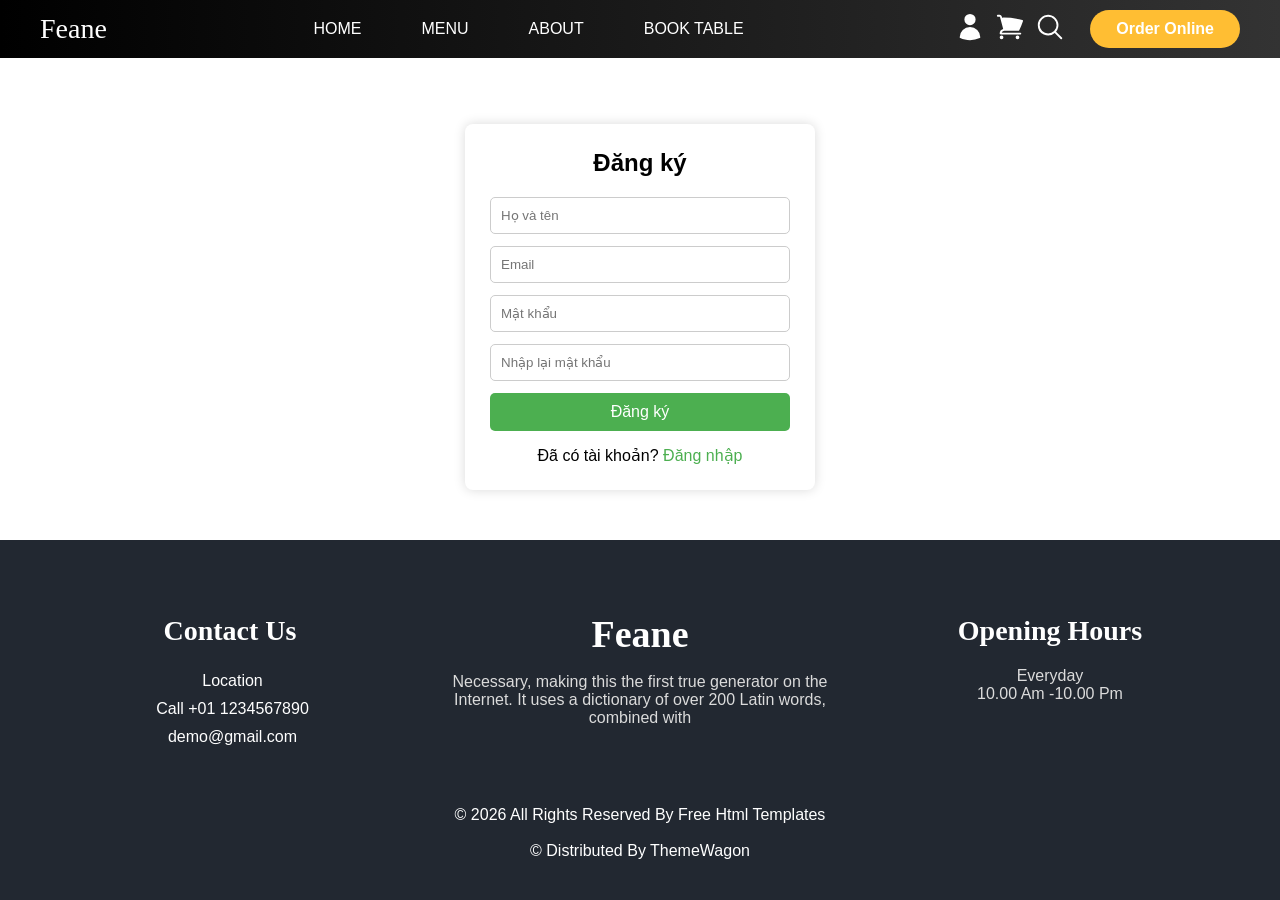
<file: register.html>
<!doctype html>
<html lang="en">
  <head>
    <meta charset="UTF-8" />
    <meta name="viewport" content="width=device-width, initial-scale=1.0" />
    <title>Đăng Ký</title>
    <link rel="stylesheet" href="./assets/css/index.css" />
  </head>
  <body>
    <header class="header">
      <div class="container header__inner">
        <div class="left">
          <a class="header__brand" href="index.html">Feane</a>
        </div>
        <div class="center">
          <nav class="nav">
            <ul class="nav-list">
              <li class="nav-list__item">
                <a class="nav-list__link" href="index.html">HOME</a>
              </li>
              <li class="nav-list__item">
                <a class="nav-list__link" href="menu.html">MENU</a>
              </li>
              <li class="nav-list__item">
                <a class="nav-list__link" href="about.html">ABOUT</a>
              </li>
              <li class="nav-list__item">
                <a class="nav-list__link" href="book.html">BOOK TABLE</a>
              </li>
            </ul>
          </nav>
        </div>

        <div class="right">
          <a class="icon__link" href="login.html">
            <svg
              xmlns="http://www.w3.org/2000/svg"
              viewBox="0 0 24 24"
              fill="currentColor"
              class="size-6"
            >
              <path
                fill-rule="evenodd"
                d="M7.5 6a4.5 4.5 0 1 1 9 0 4.5 4.5 0 0 1-9 0ZM3.751 20.105a8.25 8.25 0 0 1 16.498 0 .75.75 0 0 1-.437.695A18.683 18.683 0 0 1 12 22.5c-2.786 0-5.433-.608-7.812-1.7a.75.75 0 0 1-.437-.695Z"
                clip-rule="evenodd"
              />
            </svg>

            <path
              fill-rule="evenodd"
              d="M7.5 6a4.5 4.5 0 1 1 9 0 4.5 4.5 0 0 1-9 0ZM3.751 20.105a8.25 8.25 0 0 1 16.498 0 .75.75 0 0 1-.437.695A18.683 18.683 0 0 1 12 22.5c-2.786 0-5.433-.608-7.812-1.7a.75.75 0 0 1-.437-.695Z"
              clip-rule="evenodd"
            />
          </a>
          <a class="icon__link" href="#">
            <svg
              xmlns="http://www.w3.org/2000/svg"
              viewBox="0 0 24 24"
              fill="currentColor"
              class="size-6"
            >
              <path
                d="M2.25 2.25a.75.75 0 0 0 0 1.5h1.386c.17 0 .318.114.362.278l2.558 9.592a3.752 3.752 0 0 0-2.806 3.63c0 .414.336.75.75.75h15.75a.75.75 0 0 0 0-1.5H5.378A2.25 2.25 0 0 1 7.5 15h11.218a.75.75 0 0 0 .674-.421 60.358 60.358 0 0 0 2.96-7.228.75.75 0 0 0-.525-.965A60.864 60.864 0 0 0 5.68 4.509l-.232-.867A1.875 1.875 0 0 0 3.636 2.25H2.25ZM3.75 20.25a1.5 1.5 0 1 1 3 0 1.5 1.5 0 0 1-3 0ZM16.5 20.25a1.5 1.5 0 1 1 3 0 1.5 1.5 0 0 1-3 0Z"
              />
            </svg>

            <path
              d="M2.25 2.25a.75.75 0 0 0 0 1.5h1.386c.17 0 .318.114.362.278l2.558 9.592a3.752 3.752 0 0 0-2.806 3.63c0 .414.336.75.75.75h15.75a.75.75 0 0 0 0-1.5H5.378A2.25 2.25 0 0 1 7.5 15h11.218a.75.75 0 0 0 .674-.421 60.358 60.358 0 0 0 2.96-7.228.75.75 0 0 0-.525-.965A60.864 60.864 0 0 0 5.68 4.509l-.232-.867A1.875 1.875 0 0 0 3.636 2.25H2.25ZM3.75 20.25a1.5 1.5 0 1 1 3 0 1.5 1.5 0 0 1-3 0ZM16.5 20.25a1.5 1.5 0 1 1 3 0 1.5 1.5 0 0 1-3 0Z"
            />
          </a>
          <a class="icon__link" href="#">
            <svg
              xmlns="http://www.w3.org/2000/svg"
              viewBox="0 0 24 24"
              fill="currentColor"
              class="size-6"
            >
              <path
                fill-rule="evenodd"
                d="M10.5 3.75a6.75 6.75 0 1 0 0 13.5 6.75 6.75 0 0 0 0-13.5ZM2.25 10.5a8.25 8.25 0 1 1 14.59 5.28l4.69 4.69a.75.75 0 1 1-1.06 1.06l-4.69-4.69A8.25 8.25 0 0 1 2.25 10.5Z"
                clip-rule="evenodd"
              />
            </svg>

            <path
              fill-rule="evenodd"
              d="M10.5 3.75a6.75 6.75 0 1 0 0 13.5 6.75 6.75 0 0 0 0-13.5ZM2.25 10.5a8.25 8.25 0 1 1 14.59 5.28l4.69 4.69a.75.75 0 1 1-1.06 1.06l-4.69-4.69A8.25 8.25 0 0 1 2.25 10.5Z"
              clip-rule="evenodd"
            />
          </a>
          <a class="btn btn__primary" href="#">Order Online</a>
        </div>
      </div>
    </header>
    <main>
      <div class="register-container">
        <form class="register-box">
          <h2>Đăng ký</h2>

          <input type="text" placeholder="Họ và tên" required />
          <input type="email" placeholder="Email" required />
          <input type="password" placeholder="Mật khẩu" required />
          <input type="password" placeholder="Nhập lại mật khẩu" required />

          <button type="submit">Đăng ký</button>

          <p>
            Đã có tài khoản?
            <a href="login.html">Đăng nhập</a>
          </p>
        </form>
      </div>
    </main>
    <footer class="footer_section">
      <div class="container">
        <div class="row">
          <div class="col-md-4 footer-col">
            <div class="footer_contact">
              <h4>Contact Us</h4>
              <div class="contact_link_box">
                <a href="">
                  <i class="fa fa-map-marker" aria-hidden="true"></i>
                  <span> Location </span>
                </a>
                <a href="">
                  <i class="fa fa-phone" aria-hidden="true"></i>
                  <span> Call +01 1234567890 </span>
                </a>
                <a href="">
                  <i class="fa fa-envelope" aria-hidden="true"></i>
                  <span> demo@gmail.com </span>
                </a>
              </div>
            </div>
          </div>
          <div class="col-md-4 footer-col">
            <div class="footer_detail">
              <a href="" class="footer-logo"> Feane </a>
              <p>
                Necessary, making this the first true generator on the Internet.
                It uses a dictionary of over 200 Latin words, combined with
              </p>
            </div>
          </div>
          <div class="col-md-4 footer-col">
            <h4>Opening Hours</h4>
            <p>Everyday</p>
            <p>10.00 Am -10.00 Pm</p>
          </div>
        </div>
        <div class="footer-info">
          <p>
            &copy; <span id="displayYear"></span>2026 All Rights Reserved By
            <a href="https://html.design/">Free Html Templates</a><br /><br />
            &copy; <span id="displayYear"></span> Distributed By
            <a href="https://themewagon.com/" target="_blank">ThemeWagon</a>
          </p>
        </div>
      </div>
    </footer>
    <script type="text/javascript">
      window.$crisp = [];
      window.CRISP_WEBSITE_ID = "e2f66f9e-4ce8-49ab-b6c5-e1c0b45b6f9b";
      (function () {
        d = document;
        s = d.createElement("script");
        s.src = "https://client.crisp.chat/l.js";
        s.async = 1;
        d.getElementsByTagName("head")[0].appendChild(s);
      })();
    </script>
    <script>
      const hamburger = document.getElementById("hamburger");
      const nav = document.getElementById("nav");

      hamburger.addEventListener("click", () => {
        nav.classList.toggle("active");
        hamburger.classList.toggle("active");
      });
    </script>
  </body>
</html>
</file>
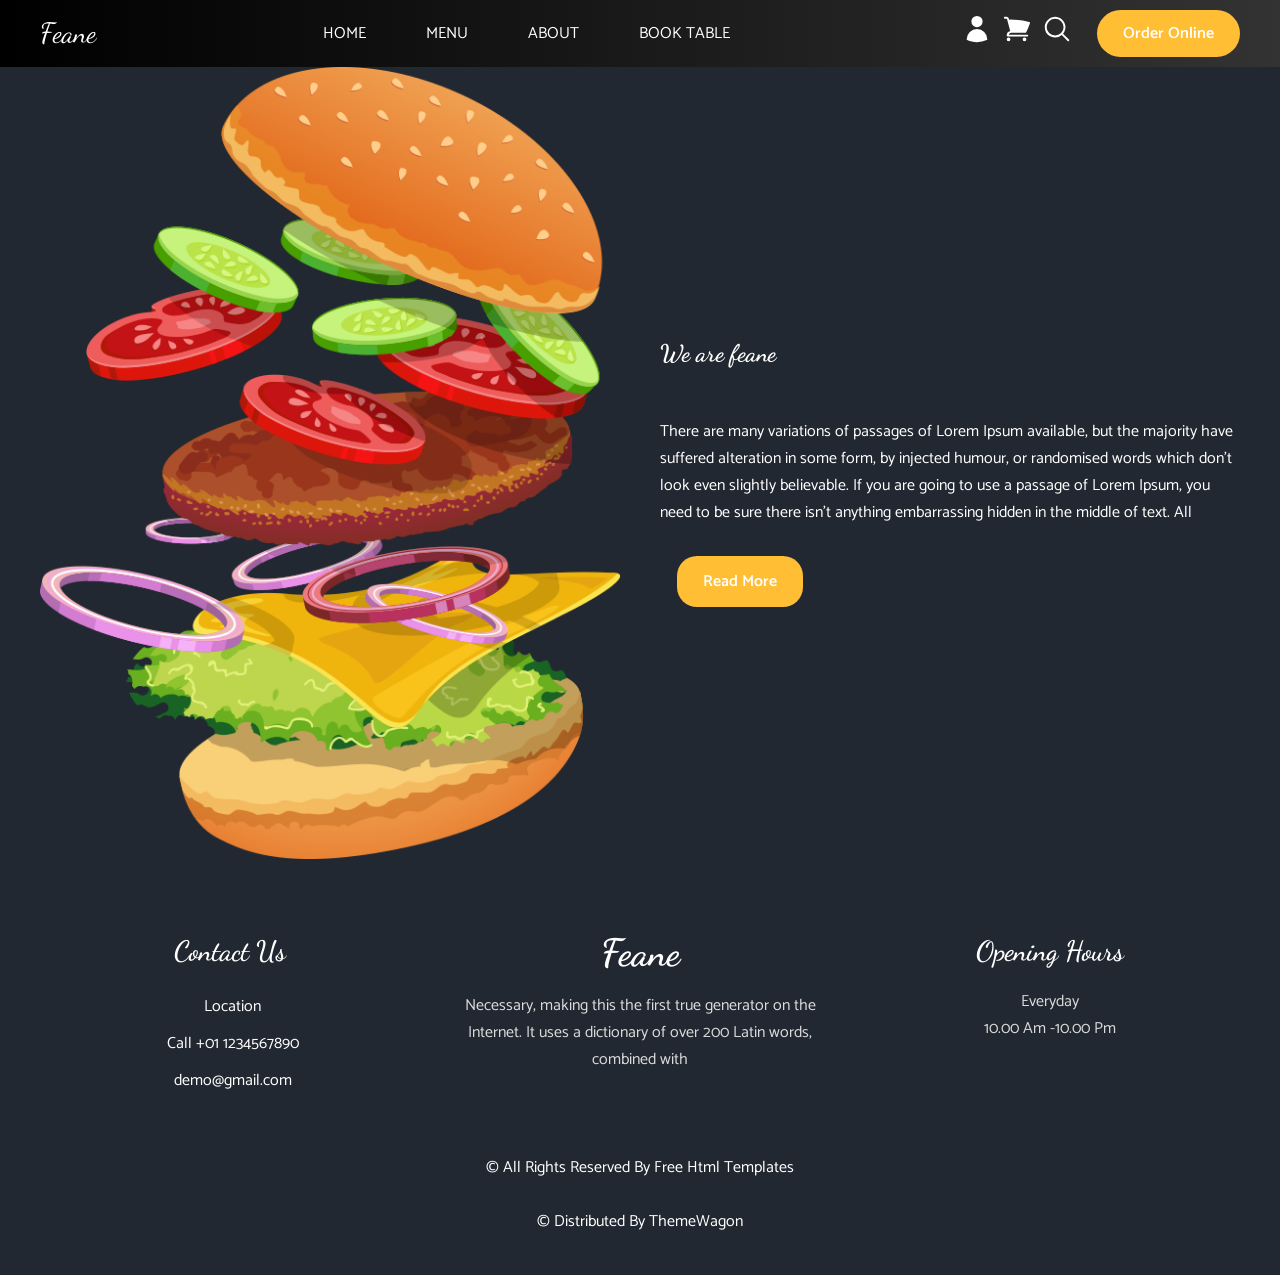
<file: feane/about.html>
<!doctype html>
<html lang="en">
  <head>
    <meta charset="UTF-8" />
    <meta name="viewport" content="width=device-width, initial-scale=1.0" />
    <title>Document</title>
    <link
      href="https://fonts.googleapis.com/css2?family=Catamaran:wght@100..900&family=Dancing+Script:wght@400..700&family=Fredericka+the+Great&display=swap"
      rel="stylesheet"
    />
    <link rel="stylesheet" href="index.css" />
  </head>
  <body>
    <header class="header">
      <div class="container header__inner">
        <div class="left">
          <a class="header__brand" href="../index.html">Feane</a>
        </div>
        <div class="center">
          <nav class="nav">
            <ul class="nav-list">
              <li class="nav-list__item">
                <a class="nav-list__link" href="../index.html">HOME</a>
              </li>
              <li class="nav-list__item">
                <a class="nav-list__link" href="menu.html">MENU</a>
              </li>
              <li class="nav-list__item">
                <a class="nav-list__link" href="about.html">ABOUT</a>
              </li>
              <li class="nav-list__item">
                <a class="nav-list__link" href="book.html">BOOK TABLE</a>
              </li>
            </ul>
          </nav>
        </div>

        <div class="right">
          <a class="icon__link" href="../Bai1/login.html">
            <svg
              xmlns="http://www.w3.org/2000/svg"
              viewBox="0 0 24 24"
              fill="currentColor"
              class="size-6"
            >
              <path
                fill-rule="evenodd"
                d="M7.5 6a4.5 4.5 0 1 1 9 0 4.5 4.5 0 0 1-9 0ZM3.751 20.105a8.25 8.25 0 0 1 16.498 0 .75.75 0 0 1-.437.695A18.683 18.683 0 0 1 12 22.5c-2.786 0-5.433-.608-7.812-1.7a.75.75 0 0 1-.437-.695Z"
                clip-rule="evenodd"
              />
            </svg>

            <path
              fill-rule="evenodd"
              d="M7.5 6a4.5 4.5 0 1 1 9 0 4.5 4.5 0 0 1-9 0ZM3.751 20.105a8.25 8.25 0 0 1 16.498 0 .75.75 0 0 1-.437.695A18.683 18.683 0 0 1 12 22.5c-2.786 0-5.433-.608-7.812-1.7a.75.75 0 0 1-.437-.695Z"
              clip-rule="evenodd"
            />
          </a>
          <a class="icon__link" href="#">
            <svg
              xmlns="http://www.w3.org/2000/svg"
              viewBox="0 0 24 24"
              fill="currentColor"
              class="size-6"
            >
              <path
                d="M2.25 2.25a.75.75 0 0 0 0 1.5h1.386c.17 0 .318.114.362.278l2.558 9.592a3.752 3.752 0 0 0-2.806 3.63c0 .414.336.75.75.75h15.75a.75.75 0 0 0 0-1.5H5.378A2.25 2.25 0 0 1 7.5 15h11.218a.75.75 0 0 0 .674-.421 60.358 60.358 0 0 0 2.96-7.228.75.75 0 0 0-.525-.965A60.864 60.864 0 0 0 5.68 4.509l-.232-.867A1.875 1.875 0 0 0 3.636 2.25H2.25ZM3.75 20.25a1.5 1.5 0 1 1 3 0 1.5 1.5 0 0 1-3 0ZM16.5 20.25a1.5 1.5 0 1 1 3 0 1.5 1.5 0 0 1-3 0Z"
              />
            </svg>

            <path
              d="M2.25 2.25a.75.75 0 0 0 0 1.5h1.386c.17 0 .318.114.362.278l2.558 9.592a3.752 3.752 0 0 0-2.806 3.63c0 .414.336.75.75.75h15.75a.75.75 0 0 0 0-1.5H5.378A2.25 2.25 0 0 1 7.5 15h11.218a.75.75 0 0 0 .674-.421 60.358 60.358 0 0 0 2.96-7.228.75.75 0 0 0-.525-.965A60.864 60.864 0 0 0 5.68 4.509l-.232-.867A1.875 1.875 0 0 0 3.636 2.25H2.25ZM3.75 20.25a1.5 1.5 0 1 1 3 0 1.5 1.5 0 0 1-3 0ZM16.5 20.25a1.5 1.5 0 1 1 3 0 1.5 1.5 0 0 1-3 0Z"
            />
          </a>
          <a class="icon__link" href="#">
            <svg
              xmlns="http://www.w3.org/2000/svg"
              viewBox="0 0 24 24"
              fill="currentColor"
              class="size-6"
            >
              <path
                fill-rule="evenodd"
                d="M10.5 3.75a6.75 6.75 0 1 0 0 13.5 6.75 6.75 0 0 0 0-13.5ZM2.25 10.5a8.25 8.25 0 1 1 14.59 5.28l4.69 4.69a.75.75 0 1 1-1.06 1.06l-4.69-4.69A8.25 8.25 0 0 1 2.25 10.5Z"
                clip-rule="evenodd"
              />
            </svg>

            <path
              fill-rule="evenodd"
              d="M10.5 3.75a6.75 6.75 0 1 0 0 13.5 6.75 6.75 0 0 0 0-13.5ZM2.25 10.5a8.25 8.25 0 1 1 14.59 5.28l4.69 4.69a.75.75 0 1 1-1.06 1.06l-4.69-4.69A8.25 8.25 0 0 1 2.25 10.5Z"
              clip-rule="evenodd"
            />
          </a>
          <a class="btn btn__primary" href="#">Order Online</a>
        </div>
      </div>
    </header>
    <main>
      <section class="about">
        <div class="container about__inner">
          <div class="about__image">
            <img src="/Images/about-img.png" alt="." />
          </div>
          <div class="about__text">
            <h2 class="about__title font-content">We are feane</h2>
            <p class="about__content">
              There are many variations of passages of Lorem Ipsum available,
              but the majority have suffered alteration in some form, by
              injected humour, or randomised words which don't look even
              slightly believable. If you are going to use a passage of Lorem
              Ipsum, you need to be sure there isn't anything embarrassing
              hidden in the middle of text. All
            </p>
            <div class="btn"><a href="#" class="btn__read">Read More</a></div>
          </div>
        </div>
      </section>
    </main>
    <footer class="footer_section">
      <div class="container">
        <div class="row">
          <div class="col-md-4 footer-col">
            <div class="footer_contact">
              <h4>Contact Us</h4>
              <div class="contact_link_box">
                <a href="">
                  <i class="fa fa-map-marker" aria-hidden="true"></i>
                  <span> Location </span>
                </a>
                <a href="">
                  <i class="fa fa-phone" aria-hidden="true"></i>
                  <span> Call +01 1234567890 </span>
                </a>
                <a href="">
                  <i class="fa fa-envelope" aria-hidden="true"></i>
                  <span> demo@gmail.com </span>
                </a>
              </div>
            </div>
          </div>
          <div class="col-md-4 footer-col">
            <div class="footer_detail">
              <a href="" class="footer-logo"> Feane </a>
              <p>
                Necessary, making this the first true generator on the Internet.
                It uses a dictionary of over 200 Latin words, combined with
              </p>
            </div>
          </div>
          <div class="col-md-4 footer-col">
            <h4>Opening Hours</h4>
            <p>Everyday</p>
            <p>10.00 Am -10.00 Pm</p>
          </div>
        </div>
        <div class="footer-info">
          <p>
            &copy; <span id="displayYear"></span> All Rights Reserved By
            <a href="https://html.design/">Free Html Templates</a><br /><br />
            &copy; <span id="displayYear"></span> Distributed By
            <a href="https://themewagon.com/" target="_blank">ThemeWagon</a>
          </p>
        </div>
      </div>
    </footer>
  </body>
</html>
</file>
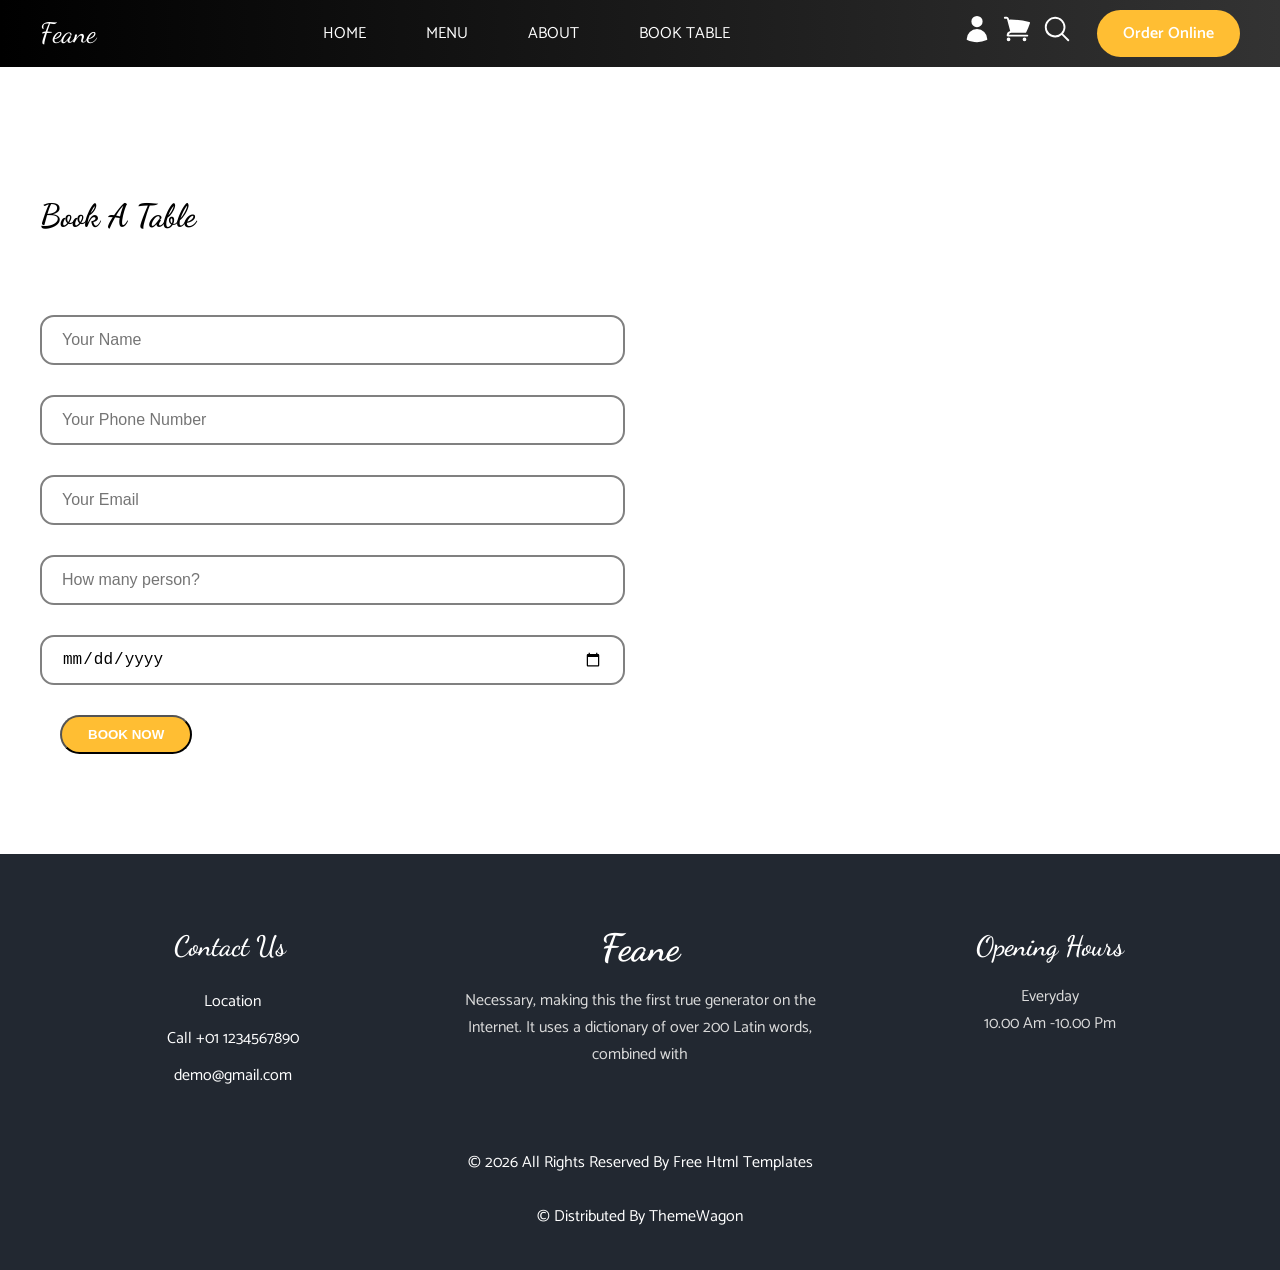
<file: feane/book.html>
<!doctype html>
<html lang="en">
  <head>
    <meta charset="UTF-8" />
    <meta name="viewport" content="width=device-width, initial-scale=1.0" />
    <title>Document</title>
    <link rel="stylesheet" href="index.css" />
    <link
      href="https://fonts.googleapis.com/css2?family=Catamaran:wght@100..900&family=Dancing+Script:wght@400..700&family=Fredericka+the+Great&display=swap"
      rel="stylesheet"
    />
  </head>
  <body>
    <header class="header">
      <div class="container header__inner">
        <div class="left">
          <a class="header__brand" href="../index.html">Feane</a>
        </div>
        <div class="center">
          <nav class="nav">
            <ul class="nav-list">
              <li class="nav-list__item">
                <a class="nav-list__link" href="../index.html">HOME</a>
              </li>
              <li class="nav-list__item">
                <a class="nav-list__link" href="menu.html">MENU</a>
              </li>
              <li class="nav-list__item">
                <a class="nav-list__link" href="about.html">ABOUT</a>
              </li>
              <li class="nav-list__item">
                <a class="nav-list__link" href="book.html">BOOK TABLE</a>
              </li>
            </ul>
          </nav>
        </div>

        <div class="right">
          <a class="icon__link" href="../Bai1/login.html">
            <svg
              xmlns="http://www.w3.org/2000/svg"
              viewBox="0 0 24 24"
              fill="currentColor"
              class="size-6"
            >
              <path
                fill-rule="evenodd"
                d="M7.5 6a4.5 4.5 0 1 1 9 0 4.5 4.5 0 0 1-9 0ZM3.751 20.105a8.25 8.25 0 0 1 16.498 0 .75.75 0 0 1-.437.695A18.683 18.683 0 0 1 12 22.5c-2.786 0-5.433-.608-7.812-1.7a.75.75 0 0 1-.437-.695Z"
                clip-rule="evenodd"
              />
            </svg>

            <path
              fill-rule="evenodd"
              d="M7.5 6a4.5 4.5 0 1 1 9 0 4.5 4.5 0 0 1-9 0ZM3.751 20.105a8.25 8.25 0 0 1 16.498 0 .75.75 0 0 1-.437.695A18.683 18.683 0 0 1 12 22.5c-2.786 0-5.433-.608-7.812-1.7a.75.75 0 0 1-.437-.695Z"
              clip-rule="evenodd"
            />
          </a>
          <a class="icon__link" href="#">
            <svg
              xmlns="http://www.w3.org/2000/svg"
              viewBox="0 0 24 24"
              fill="currentColor"
              class="size-6"
            >
              <path
                d="M2.25 2.25a.75.75 0 0 0 0 1.5h1.386c.17 0 .318.114.362.278l2.558 9.592a3.752 3.752 0 0 0-2.806 3.63c0 .414.336.75.75.75h15.75a.75.75 0 0 0 0-1.5H5.378A2.25 2.25 0 0 1 7.5 15h11.218a.75.75 0 0 0 .674-.421 60.358 60.358 0 0 0 2.96-7.228.75.75 0 0 0-.525-.965A60.864 60.864 0 0 0 5.68 4.509l-.232-.867A1.875 1.875 0 0 0 3.636 2.25H2.25ZM3.75 20.25a1.5 1.5 0 1 1 3 0 1.5 1.5 0 0 1-3 0ZM16.5 20.25a1.5 1.5 0 1 1 3 0 1.5 1.5 0 0 1-3 0Z"
              />
            </svg>

            <path
              d="M2.25 2.25a.75.75 0 0 0 0 1.5h1.386c.17 0 .318.114.362.278l2.558 9.592a3.752 3.752 0 0 0-2.806 3.63c0 .414.336.75.75.75h15.75a.75.75 0 0 0 0-1.5H5.378A2.25 2.25 0 0 1 7.5 15h11.218a.75.75 0 0 0 .674-.421 60.358 60.358 0 0 0 2.96-7.228.75.75 0 0 0-.525-.965A60.864 60.864 0 0 0 5.68 4.509l-.232-.867A1.875 1.875 0 0 0 3.636 2.25H2.25ZM3.75 20.25a1.5 1.5 0 1 1 3 0 1.5 1.5 0 0 1-3 0ZM16.5 20.25a1.5 1.5 0 1 1 3 0 1.5 1.5 0 0 1-3 0Z"
            />
          </a>
          <a class="icon__link" href="#">
            <svg
              xmlns="http://www.w3.org/2000/svg"
              viewBox="0 0 24 24"
              fill="currentColor"
              class="size-6"
            >
              <path
                fill-rule="evenodd"
                d="M10.5 3.75a6.75 6.75 0 1 0 0 13.5 6.75 6.75 0 0 0 0-13.5ZM2.25 10.5a8.25 8.25 0 1 1 14.59 5.28l4.69 4.69a.75.75 0 1 1-1.06 1.06l-4.69-4.69A8.25 8.25 0 0 1 2.25 10.5Z"
                clip-rule="evenodd"
              />
            </svg>

            <path
              fill-rule="evenodd"
              d="M10.5 3.75a6.75 6.75 0 1 0 0 13.5 6.75 6.75 0 0 0 0-13.5ZM2.25 10.5a8.25 8.25 0 1 1 14.59 5.28l4.69 4.69a.75.75 0 1 1-1.06 1.06l-4.69-4.69A8.25 8.25 0 0 1 2.25 10.5Z"
              clip-rule="evenodd"
            />
          </a>
          <a class="btn btn__primary" href="#">Order Online</a>
        </div>
      </div>
    </header>
    <main>
      <section class="contact">
        <div class="container contact__inner">
          <h2 class="font-content">Book A Table</h2>
          <form class="contact__form" action="">
            <input type="text" name="customer-name" placeholder="Your Name" />
            <input
              type="tel"
              name="customer-tel"
              placeholder="Your Phone Number"
            />
            <input
              type="email"
              name="customer-email"
              placeholder="Your Email"
            />
            <input
              type="number"
              name="customer-number"
              placeholder="How many person?"
              min="1"
              max="100"
              step="1"
            />
            <input type="date" name="book-date" />
            <button type="submit" class="btn btn__primary contact__form-btn">
              BOOK NOW
            </button>
          </form>
          <div class="contact__map">
            <iframe
              src="https://www.google.com/maps/embed?pb=!1m18!1m12!1m3!1d3918.442726556137!2d106.62322047480612!3d10.85389238929962!2m3!1f0!2f0!3f0!3m2!1i1024!2i768!4f13.1!3m3!1m2!1s0x31752b6c59ba4c97%3A0x535e784068f1558b!2zVHLGsOG7nW5nIENhbyDEkeG6s25nIEZQVCBQb2x5dGVjaG5pYw!5e0!3m2!1svi!2s!4v1770435341241!5m2!1svi!2s"
              style="border: 0"
              allowfullscreen=""
              loading="lazy"
              referrerpolicy="no-referrer-when-downgrade"
            ></iframe>
          </div>
        </div>
      </section>
    </main>
    <footer class="footer_section">
      <div class="container">
        <div class="row">
          <div class="col-md-4 footer-col">
            <div class="footer_contact">
              <h4>Contact Us</h4>
              <div class="contact_link_box">
                <a href="">
                  <i class="fa fa-map-marker" aria-hidden="true"></i>
                  <span> Location </span>
                </a>
                <a href="">
                  <i class="fa fa-phone" aria-hidden="true"></i>
                  <span> Call +01 1234567890 </span>
                </a>
                <a href="">
                  <i class="fa fa-envelope" aria-hidden="true"></i>
                  <span> demo@gmail.com </span>
                </a>
              </div>
            </div>
          </div>
          <div class="col-md-4 footer-col">
            <div class="footer_detail">
              <a href="" class="footer-logo"> Feane </a>
              <p>
                Necessary, making this the first true generator on the Internet.
                It uses a dictionary of over 200 Latin words, combined with
              </p>
            </div>
          </div>
          <div class="col-md-4 footer-col">
            <h4>Opening Hours</h4>
            <p>Everyday</p>
            <p>10.00 Am -10.00 Pm</p>
          </div>
        </div>
        <div class="footer-info">
          <p>
            &copy; <span id="displayYear"></span>2026 All Rights Reserved By
            <a href="https://html.design/">Free Html Templates</a><br /><br />
            &copy; <span id="displayYear"></span> Distributed By
            <a href="https://themewagon.com/" target="_blank">ThemeWagon</a>
          </p>
        </div>
      </div>
    </footer>
  </body>
</html>
</file>
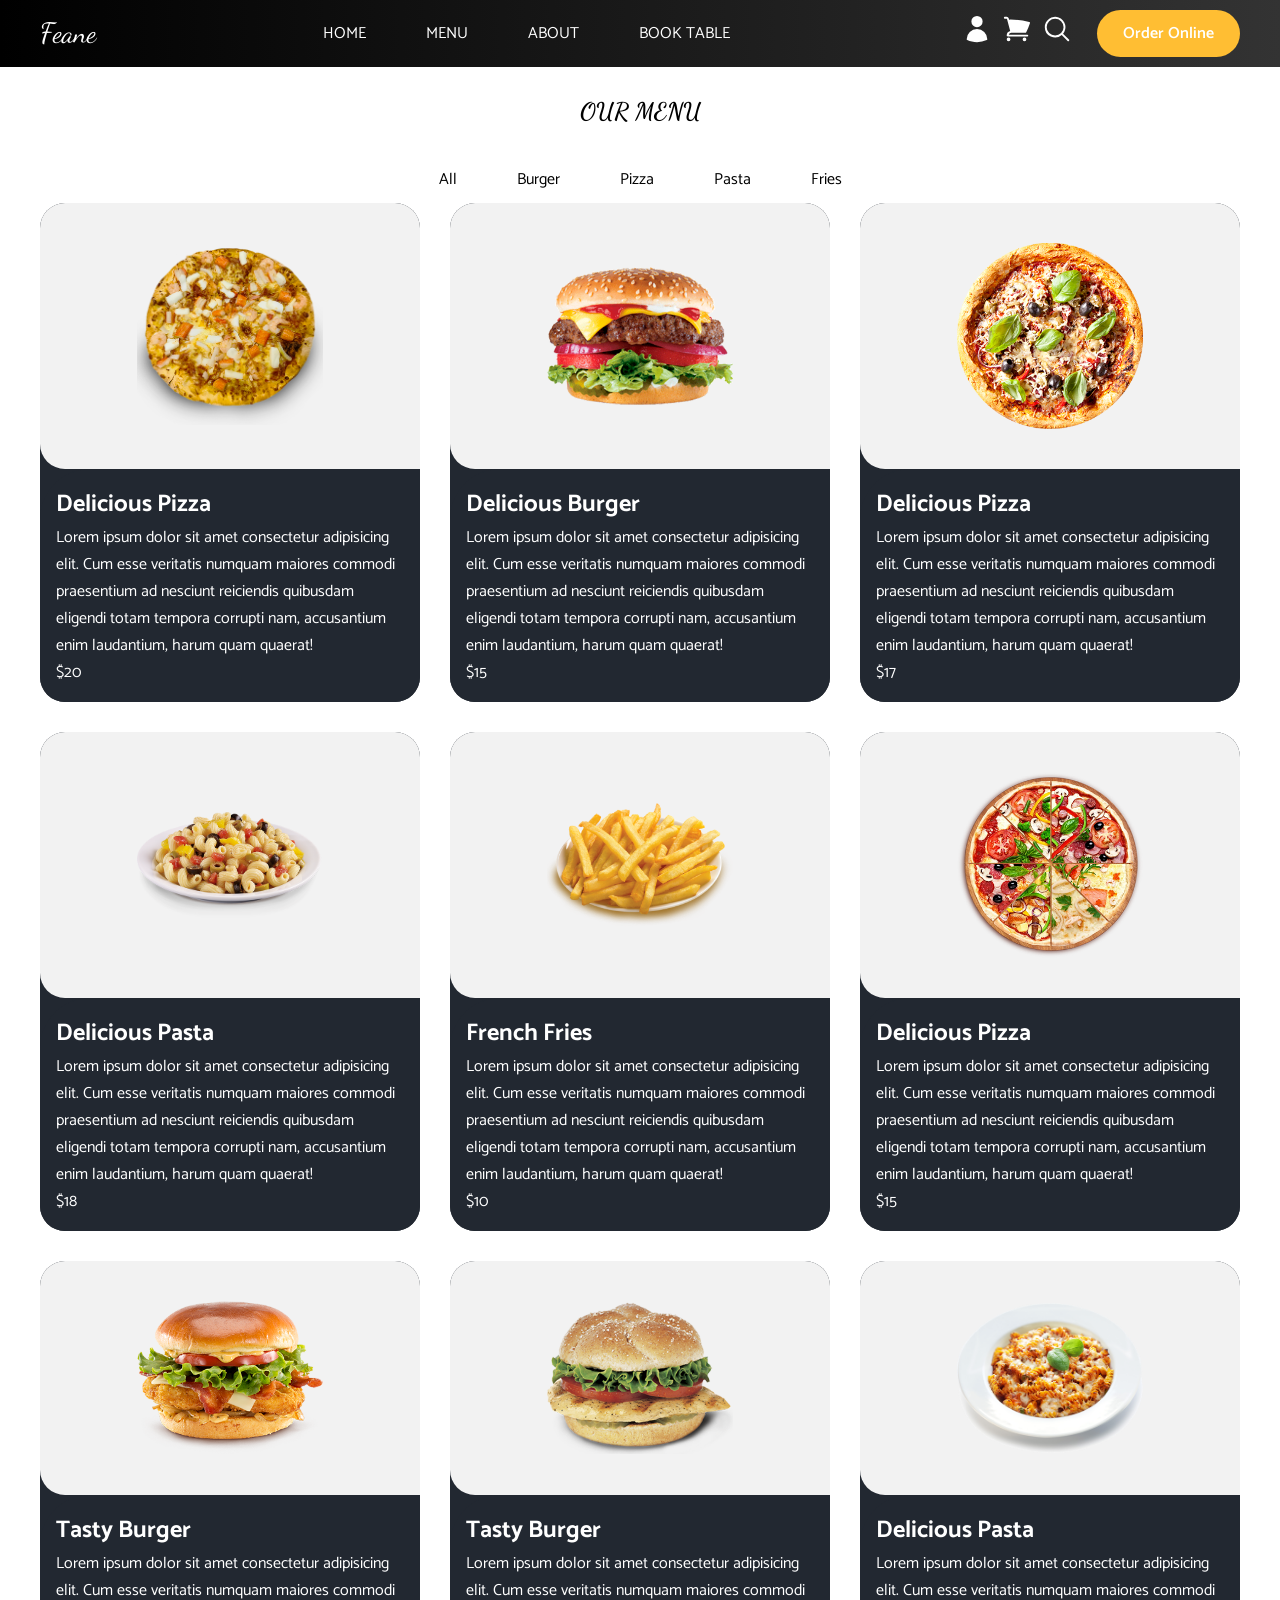
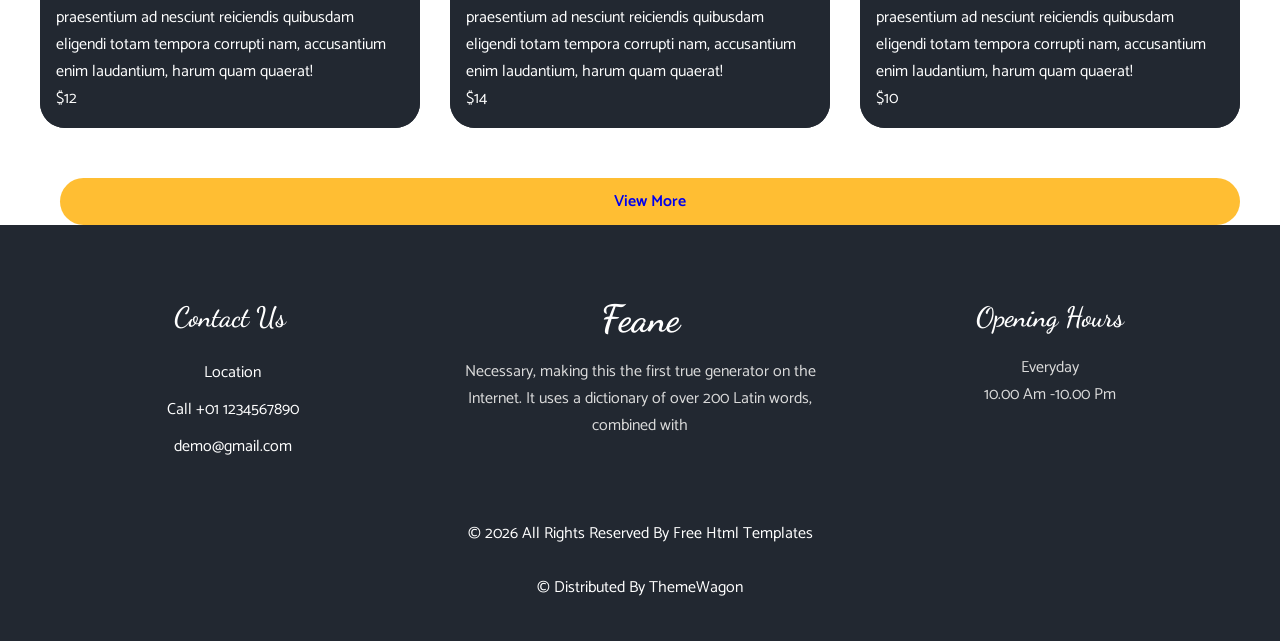
<file: feane/menu.html>
<!doctype html>
<html lang="en">
  <head>
    <meta charset="UTF-8" />
    <meta name="viewport" content="width=device-width, initial-scale=1.0" />
    <title>Document</title>
    <link rel="stylesheet" href="index.css" />
    <link
      href="https://fonts.googleapis.com/css2?family=Catamaran:wght@100..900&family=Dancing+Script:wght@400..700&family=Fredericka+the+Great&display=swap"
      rel="stylesheet"
    />
  </head>
  <body>
    <header class="header">
      <div class="container header__inner">
        <div class="left">
          <a class="header__brand" href="../index.html">Feane</a>
        </div>
        <div class="center">
          <nav class="nav">
            <ul class="nav-list">
              <li class="nav-list__item">
                <a class="nav-list__link" href="../index.html">HOME</a>
              </li>
              <li class="nav-list__item">
                <a class="nav-list__link" href="menu.html">MENU</a>
              </li>
              <li class="nav-list__item">
                <a class="nav-list__link" href="about.html">ABOUT</a>
              </li>
              <li class="nav-list__item">
                <a class="nav-list__link" href="book.html">BOOK TABLE</a>
              </li>
            </ul>
          </nav>
        </div>

        <div class="right">
          <a class="icon__link" href="../Bai1/login.html">
            <svg
              xmlns="http://www.w3.org/2000/svg"
              viewBox="0 0 24 24"
              fill="currentColor"
              class="size-6"
            >
              <path
                fill-rule="evenodd"
                d="M7.5 6a4.5 4.5 0 1 1 9 0 4.5 4.5 0 0 1-9 0ZM3.751 20.105a8.25 8.25 0 0 1 16.498 0 .75.75 0 0 1-.437.695A18.683 18.683 0 0 1 12 22.5c-2.786 0-5.433-.608-7.812-1.7a.75.75 0 0 1-.437-.695Z"
                clip-rule="evenodd"
              />
            </svg>

            <path
              fill-rule="evenodd"
              d="M7.5 6a4.5 4.5 0 1 1 9 0 4.5 4.5 0 0 1-9 0ZM3.751 20.105a8.25 8.25 0 0 1 16.498 0 .75.75 0 0 1-.437.695A18.683 18.683 0 0 1 12 22.5c-2.786 0-5.433-.608-7.812-1.7a.75.75 0 0 1-.437-.695Z"
              clip-rule="evenodd"
            />
          </a>
          <a class="icon__link" href="#">
            <svg
              xmlns="http://www.w3.org/2000/svg"
              viewBox="0 0 24 24"
              fill="currentColor"
              class="size-6"
            >
              <path
                d="M2.25 2.25a.75.75 0 0 0 0 1.5h1.386c.17 0 .318.114.362.278l2.558 9.592a3.752 3.752 0 0 0-2.806 3.63c0 .414.336.75.75.75h15.75a.75.75 0 0 0 0-1.5H5.378A2.25 2.25 0 0 1 7.5 15h11.218a.75.75 0 0 0 .674-.421 60.358 60.358 0 0 0 2.96-7.228.75.75 0 0 0-.525-.965A60.864 60.864 0 0 0 5.68 4.509l-.232-.867A1.875 1.875 0 0 0 3.636 2.25H2.25ZM3.75 20.25a1.5 1.5 0 1 1 3 0 1.5 1.5 0 0 1-3 0ZM16.5 20.25a1.5 1.5 0 1 1 3 0 1.5 1.5 0 0 1-3 0Z"
              />
            </svg>

            <path
              d="M2.25 2.25a.75.75 0 0 0 0 1.5h1.386c.17 0 .318.114.362.278l2.558 9.592a3.752 3.752 0 0 0-2.806 3.63c0 .414.336.75.75.75h15.75a.75.75 0 0 0 0-1.5H5.378A2.25 2.25 0 0 1 7.5 15h11.218a.75.75 0 0 0 .674-.421 60.358 60.358 0 0 0 2.96-7.228.75.75 0 0 0-.525-.965A60.864 60.864 0 0 0 5.68 4.509l-.232-.867A1.875 1.875 0 0 0 3.636 2.25H2.25ZM3.75 20.25a1.5 1.5 0 1 1 3 0 1.5 1.5 0 0 1-3 0ZM16.5 20.25a1.5 1.5 0 1 1 3 0 1.5 1.5 0 0 1-3 0Z"
            />
          </a>
          <a class="icon__link" href="#">
            <svg
              xmlns="http://www.w3.org/2000/svg"
              viewBox="0 0 24 24"
              fill="currentColor"
              class="size-6"
            >
              <path
                fill-rule="evenodd"
                d="M10.5 3.75a6.75 6.75 0 1 0 0 13.5 6.75 6.75 0 0 0 0-13.5ZM2.25 10.5a8.25 8.25 0 1 1 14.59 5.28l4.69 4.69a.75.75 0 1 1-1.06 1.06l-4.69-4.69A8.25 8.25 0 0 1 2.25 10.5Z"
                clip-rule="evenodd"
              />
            </svg>

            <path
              fill-rule="evenodd"
              d="M10.5 3.75a6.75 6.75 0 1 0 0 13.5 6.75 6.75 0 0 0 0-13.5ZM2.25 10.5a8.25 8.25 0 1 1 14.59 5.28l4.69 4.69a.75.75 0 1 1-1.06 1.06l-4.69-4.69A8.25 8.25 0 0 1 2.25 10.5Z"
              clip-rule="evenodd"
            />
          </a>
          <a class="btn btn__primary" href="#">Order Online</a>
        </div>
      </div>
    </header>
    <main>
      <section class="category">
        <h2 class="category__title font-content">OUR MENU</h2>
      </section>
      <section class="nav-list-2">
        <nav>
          <ul class="nav-list-2">
            <li class="nav-list__item">
              <a class="nav-list__link-2" href="">All</a>
            </li>
            <li class="nav-list__item">
              <a class="nav-list__link-2" href="">Burger</a>
            </li>
            <li class="nav-list__item">
              <a class="nav-list__link-2" href="">Pizza</a>
            </li>
            <li class="nav-list__item">
              <a class="nav-list__link-2" href="">Pasta</a>
            </li>
            <li class="nav-list__item">
              <a class="nav-list__link-2" href="">Fries</a>
            </li>
          </ul>
        </nav>
      </section>
      <section class="product__section">
        <div class="product__list">
          <div class="product__card">
            <div class="product__image">
              <img src="/Images/f1.png" alt="Delicious Pizza" />
            </div>
            <div class="product__content">
              <h2 class="product__name">Delicious Pizza</h2>
              <p>
                Lorem ipsum dolor sit amet consectetur adipisicing elit. Cum
                esse veritatis numquam maiores commodi praesentium ad nesciunt
                reiciendis quibusdam eligendi totam tempora corrupti nam,
                accusantium enim laudantium, harum quam quaerat!
              </p>
              <span class="product__price">$20</span>
            </div>
          </div>
          <div class="product__card">
            <div class="product__image">
              <img src="/Images/f2.png" alt="Delicious Burger" />
            </div>
            <div class="product__content">
              <h2 class="product__name">Delicious Burger</h2>
              <p>
                Lorem ipsum dolor sit amet consectetur adipisicing elit. Cum
                esse veritatis numquam maiores commodi praesentium ad nesciunt
                reiciendis quibusdam eligendi totam tempora corrupti nam,
                accusantium enim laudantium, harum quam quaerat!
              </p>
              <span class="product__price">$15</span>
            </div>
          </div>
          <div class="product__card">
            <div class="product__image">
              <img src="/Images/f3.png" alt="Delicious Pizza" />
            </div>
            <div class="product__content">
              <h2 class="product__name">Delicious Pizza</h2>
              <p>
                Lorem ipsum dolor sit amet consectetur adipisicing elit. Cum
                esse veritatis numquam maiores commodi praesentium ad nesciunt
                reiciendis quibusdam eligendi totam tempora corrupti nam,
                accusantium enim laudantium, harum quam quaerat!
              </p>
              <span class="product__price">$17</span>
            </div>
          </div>
          <div class="product__card">
            <div class="product__image">
              <img src="/Images/f4.png" alt="Delicious Paste" />
            </div>
            <div class="product__content">
              <h2 class="product__name">Delicious Pasta</h2>
              <p>
                Lorem ipsum dolor sit amet consectetur adipisicing elit. Cum
                esse veritatis numquam maiores commodi praesentium ad nesciunt
                reiciendis quibusdam eligendi totam tempora corrupti nam,
                accusantium enim laudantium, harum quam quaerat!
              </p>
              <span class="product__price">$18</span>
            </div>
          </div>
          <div class="product__card">
            <div class="product__image">
              <img src="/Images/f5.png" alt="French Fries" />
            </div>
            <div class="product__content">
              <h2 class="product__name">French Fries</h2>
              <p>
                Lorem ipsum dolor sit amet consectetur adipisicing elit. Cum
                esse veritatis numquam maiores commodi praesentium ad nesciunt
                reiciendis quibusdam eligendi totam tempora corrupti nam,
                accusantium enim laudantium, harum quam quaerat!
              </p>
              <span class="product__price">$10</span>
            </div>
          </div>
          <div class="product__card">
            <div class="product__image">
              <img src="/Images/f6.png" alt="Delicious Pizza" />
            </div>
            <div class="product__content">
              <h2 class="product__name">Delicious Pizza</h2>
              <p>
                Lorem ipsum dolor sit amet consectetur adipisicing elit. Cum
                esse veritatis numquam maiores commodi praesentium ad nesciunt
                reiciendis quibusdam eligendi totam tempora corrupti nam,
                accusantium enim laudantium, harum quam quaerat!
              </p>
              <span class="product__price">$15</span>
            </div>
          </div>
          <div class="product__card">
            <div class="product__image">
              <img src="/Images/f7.png" alt="Tasty Burger" />
            </div>
            <div class="product__content">
              <h2 class="product__name">Tasty Burger</h2>
              <p>
                Lorem ipsum dolor sit amet consectetur adipisicing elit. Cum
                esse veritatis numquam maiores commodi praesentium ad nesciunt
                reiciendis quibusdam eligendi totam tempora corrupti nam,
                accusantium enim laudantium, harum quam quaerat!
              </p>
              <span class="product__price">$12</span>
            </div>
          </div>
          <div class="product__card">
            <div class="product__image">
              <img src="/Images/f8.png" alt="Tasty Burger" />
            </div>
            <div class="product__content">
              <h2 class="product__name">Tasty Burger</h2>
              <p>
                Lorem ipsum dolor sit amet consectetur adipisicing elit. Cum
                esse veritatis numquam maiores commodi praesentium ad nesciunt
                reiciendis quibusdam eligendi totam tempora corrupti nam,
                accusantium enim laudantium, harum quam quaerat!
              </p>
              <span class="product__price">$14</span>
            </div>
          </div>
          <div class="product__card">
            <div class="product__image">
              <img src="/Images/f9.png" alt="Delicious Pasta" />
            </div>
            <div class="product__content">
              <h2 class="product__name">Delicious Pasta</h2>
              <p>
                Lorem ipsum dolor sit amet consectetur adipisicing elit. Cum
                esse veritatis numquam maiores commodi praesentium ad nesciunt
                reiciendis quibusdam eligendi totam tempora corrupti nam,
                accusantium enim laudantium, harum quam quaerat!
              </p>
              <span class="product__price">$10</span>
            </div>
          </div>
        </div>
        <div class="btn btn__primary"><a href="#">View More</a></div>
      </section>
    </main>
    <footer class="footer_section">
      <div class="container">
        <div class="row">
          <div class="col-md-4 footer-col">
            <div class="footer_contact">
              <h4>Contact Us</h4>
              <div class="contact_link_box">
                <a href="">
                  <i class="fa fa-map-marker" aria-hidden="true"></i>
                  <span> Location </span>
                </a>
                <a href="">
                  <i class="fa fa-phone" aria-hidden="true"></i>
                  <span> Call +01 1234567890 </span>
                </a>
                <a href="">
                  <i class="fa fa-envelope" aria-hidden="true"></i>
                  <span> demo@gmail.com </span>
                </a>
              </div>
            </div>
          </div>
          <div class="col-md-4 footer-col">
            <div class="footer_detail">
              <a href="" class="footer-logo"> Feane </a>
              <p>
                Necessary, making this the first true generator on the Internet.
                It uses a dictionary of over 200 Latin words, combined with
              </p>
            </div>
          </div>
          <div class="col-md-4 footer-col">
            <h4>Opening Hours</h4>
            <p>Everyday</p>
            <p>10.00 Am -10.00 Pm</p>
          </div>
        </div>
        <div class="footer-info">
          <p>
            &copy; <span id="displayYear"></span>2026 All Rights Reserved By
            <a href="https://html.design/">Free Html Templates</a><br /><br />
            &copy; <span id="displayYear"></span> Distributed By
            <a href="https://themewagon.com/" target="_blank">ThemeWagon</a>
          </p>
        </div>
      </div>
    </footer>
  </body>
</html>
</file>
<file: assets/css/index.css>
* {
  box-sizing: border-box;
  margin: 0;
  padding: 0;
}

html,
body {
  padding: 0;
  margin: 0;
  font-family: "Catamaran", sans-serif;
  font-weight: 400;
  font-style: normal;
  font-optical-sizing: auto;
  font-style: normal;
}
.font-content {
  margin: 30px 0px;
  font-family: "Dancing Script", cursive;
}
a {
  text-decoration: none;
}
img {
  display: block;
  max-width: 100%;
}
ul,
li {
  margin: 0;
  padding: 0;
  list-style: none;
}
.submid {
  border: 0px solid blue;
  border-radius: 5px;
  display: block;
  margin: 0 auto;
  font-size: 20px;
  background-color: rgba(94, 94, 251, 0.874);
  color: white;
  cursor: pointer;
  padding: 5px 5px;
}
.container {
  max-width: 1200px;
  margin: 0 auto;
}
.nav-list {
  display: flex;
  gap: 20px;
  align-items: center;
}
.nav-list__link {
  color: #fff;
  border-radius: 15px;
  padding: 20px;
  display: flex;
  position: relative;
  white-space: nowrap;
}
.nav-list__link:hover {
  color: plum;
}
.nav-list-2 {
  display: flex;
  gap: 20px;
  align-items: center;
  justify-content: center;
}
.nav-list__link-2 {
  border-radius: 15px;
  padding: 10px 20px;
  cursor: pointer;
  transition:
    background 0.2s ease,
    color 0.2s ease;
  background: transparent;
  color: black;
  display: flex;
  position: relative;
  white-space: nowrap;
  color: #000;
}
.nav-list__link-2:hover {
  background-color: aqua;
}
.nav-list__link-2-active {
  background-color: #333;
  color: #000;
  border-radius: 999px;
}
.header {
  background: linear-gradient(90deg, #000, #333);
}
.header__brand {
  color: white;
  font-size: 28px;
  font-family: "Dancing Script", cursive;
}
.header__inner {
  display: flex;
  align-items: center;
  justify-content: space-between;
}
.login{
  display: flex;
  flex-direction: column;
  align-items: center;
  justify-content: center;
  min-height: 50vh;
}
.loginBox {
  max-width: 400px;
  margin: auto;
  background: white;
  padding: 25px;
  border-radius: 12px;
  box-shadow: 0 10px 30px rgba(0, 0, 0, 0.1);
}
body {
  min-height: 100vh;
  display: flex;
  flex-direction: column;
}
main {
  flex: 1;
}
.loginBox h2 {
  text-align: center;
  margin-bottom: 30px;
}
.loginBox input {
  width: 100%;
  padding: 10px;
  margin-bottom: 30px;
  border: 1px solid #ccc;
  border-radius: 6px;
}
.register {
  margin-top: 15px;
  text-align: center;
  background-color: #4caf50;
  padding: 5px;
  border-radius: 6px;
  display: flex;
  flex-direction: column;
  align-items: center;
  justify-content: center;
}
.register a {
  text-decoration: none;
  color: white;
  font-weight: 500;
}
.register-container {
  display: flex;
  justify-content: center;
  align-items: center;
  min-height: 50vh;
}
.register-box {
  margin-top: 3rem;
  background: #fff;
  width: 350px;
  padding: 25px;
  border-radius: 8px;
  box-shadow: 0 0 12px rgba(0, 0, 0, 0.15);
}
.register-box h2 {
  text-align: center;
  margin-bottom: 20px;
}
.register-box input {
  width: 100%;
  padding: 10px;
  margin-bottom: 12px;
  border: 1px solid #ccc;
  border-radius: 5px;
}
.register-box button {
  width: 100%;
  padding: 10px;
  background: #4caf50;
  border: none;
  color: white;
  font-size: 16px;
  border-radius: 5px;
  cursor: pointer;
}
.register-box button:hover {
  background: #43a047;
}
.register-box p {
  text-align: center;
  margin-top: 15px;
}

.register-box a {
  color: #4caf50;
  text-decoration: none;
}
.center {
  display: flex;
  justify-content: center;
}
.right {
  display: flex;
  align-items: center;
  justify-content: flex-end;
}
.icon__link {
  color: #fff;
  width: 30px;
  margin: 5px;
}
.icon__link:hover {
  color: plum;
}
.btn__primary {
  display: flex;
  background: #ffbe33;
  justify-content: center;
  align-items: center;
  padding: 10px 26px;
  font-weight: 600;
  white-space: nowrap;
  color: #fff;
  border-radius: 30px;
  margin-left: 20px;
}
.btn__primary:hover {
  background: #ffbe33;
}
.btn {
  text-align: center;
}
.btn__view {
  background: #ffbe33;
  border-radius: 20px;
  padding: 10px 35px;
  color: #fff;
  white-space: nowrap;
}
.btn__view:hover {
  background: #ffbe33;
}
#banner {
  position: relative;
  height: 100vh;
  overflow: hidden;
  background-image: url("../Images/hero-bg.jpg");
  background-position: center;
  background-repeat: no-repeat;
  background-size: cover;
}
/* #banner img {
  width: 100%;
  height: 100%;
  object-fit: cover;
} */
.banner__text {
  max-width: 550px;
  margin-left: 120px;
}
.banner__title {
  font-size: 50px;
}
.banner__swiper {
  height: 100%;
}
.banner__content {
  color: white;
  height: 100%;
}
.banner__swiper-wrapper {
  height: 100%;
}

.banner__swiper-slide {
  height: 100%;
  display: flex;
  align-items: center;
}
.banner__swiper-pagination .swiper-pagination-bullet {
  width: 14px;
  height: 14px;
  background: white;
  opacity: 1;
}

.banner__swiper-pagination .swiper-pagination-bullet-active {
  background: #ffbe33;
  width: 18px;
  height: 18px;
}
.discount__inner {
  display: flex;
  justify-content: center;
  gap: 5px;
}
.discount__card {
  color: #fff;
  display: flex;
  align-items: center;
  gap: 10px;
  width: 800px;
  padding: 30px;
  margin: 50px 10px;
  border-radius: 5px;
  background: linear-gradient(90deg, #000, #333);
}
.discount__card__img {
  width: 200px;
  height: 200px;
  border: 5px solid #ffbe33;
  border-radius: 100%;
  overflow: hidden;
}
.discount__card__img img {
  width: 100%;
  height: 100%;
  object-fit: cover;
  transition: transform 0.4s ease;
}
.discount__card__img:hover img {
  transform: scale(1.1);
}
.discount__btn {
  background: #ffbe33;
  border-radius: 20px;
  padding: 10px 25px;
  color: #fff;
  white-space: nowrap;
}
.discount__btn:hover {
  background: #ffbe33;
}
.title {
  font-size: 30px;
  margin-bottom: -10px;
}
.sale {
  font-size: 40px;
}
.category {
  display: flex;
  text-align: center;
  justify-content: center;
}
.product__section {
  max-width: 1200px;
  margin: auto;
}
.product__list {
  display: grid;
  grid-template-columns: repeat(auto-fit, minmax(360px, 1fr));
  gap: 30px;
  margin-bottom: 50px;
}
.product__card {
  display: flex;
  flex-direction: column;
  border-width: 0;
  border-radius: 25px;
  overflow: hidden;
  background: #222831;
  transition: 0.2 ease;
}
.product__image {
  height: 100%;
  background: #f2f2f2;
  border-bottom-left-radius: 25px;
  display: flex;
  align-items: center;
  justify-content: center;
  overflow: hidden;
}
.product__image img {
  width: 70%;
  height: auto;
  padding: 40px;
  display: flex;
  object-fit: contain;
  transition: transform 0.3s ease;
}
.product__image:hover img {
  transform: scale(1.1);
}
.product__content {
  height: auto;
  background: #222831;
  border-top-left-radius: 50px;
  color: #fff;
  padding: 16px;
}
.about {
  background: #222831;
}
.about__inner {
  display: flex;
  align-items: center;
  gap: 40px;
}
.about__image {
  flex: 1;
  display: flex;
  justify-content: center;
}
.about__text {
  display: flex;
  flex-direction: column;
  flex: 1;
  gap: 20px;
  color: #fff;
}
.btn__read {
  background: #ffbe33;
  border-radius: 20px;
  color: #fff;
  padding: 12px 26px;
  margin-left: -420px;
}
.btn__read:hover {
  background: #ffbe33;
}
.container {
  max-width: 1200px;
  margin: 0 auto;
}
.contact__inner {
  display: grid;
  grid-template-columns: repeat(2, 1fr);
  padding: 100px 0;
  column-gap: 30px;
  row-gap: 50px;
}
.contact__inner > h2 {
  font-size: 32px;
  grid-column: 2 span;
}
.contact__form {
  display: flex;
  flex-direction: column;
  gap: 30px;
}
.contact__form > input {
  height: 50px;
  padding: 10px 20px;
  font-size: 16px;
  outline: none;
  border-radius: 14px;
  border: 2px solid gray;
}

.btn {
  display: flex;
  justify-content: center;
  align-items: center;
  padding: 10px 26px;
  font-weight: 600;
  white-space: nowrap;
  border-radius: 30px;
  border: 0px solid #ffbe33;
}
.btn__primary {
  background: #ffbe33;
  color: #fff;
}
.btn__primary:hover {
  background: #ffbe33;
}
.contact__form-btn {
  align-self: flex-start;
  cursor: pointer;
  outline: none;
}
.contact__map {
  border-radius: 20px;
}
.contact__map > iframe {
  width: 100%;
  height: 80%;
  border-radius: 20px;
}
.footer_section {
  background-color: #222831;
  color: #ffffff;
  padding: 75px 0 40px 0;
  text-align: center;
}

.footer_section h4 {
  font-size: 28px;
}

.footer_section h4,
.footer_section .footer-logo {
  font-weight: 600;
  margin-bottom: 20px;
  font-family: "Dancing Script", cursive;
}

.footer_section p {
  color: #dbdbdb;
}

.footer_section .footer-col {
  margin-bottom: 30px;
}

.footer_section .footer_contact .contact_link_box {
  display: -webkit-box;
  display: -ms-flexbox;
  display: flex;
  -webkit-box-orient: vertical;
  -webkit-box-direction: normal;
  -ms-flex-direction: column;
  flex-direction: column;
}

.footer_section .footer_contact .contact_link_box a {
  margin: 5px 0;
  color: #ffffff;
}

.footer_section .footer_contact .contact_link_box a i {
  margin-right: 5px;
}

.footer_section .footer_contact .contact_link_box a:hover {
  color: #ffbe33;
}

.footer_section .footer-logo {
  display: block;
  font-weight: bold;
  font-size: 38px;
  line-height: 1;
  color: #ffffff;
}

.footer_section .footer_social {
  display: -webkit-box;
  display: -ms-flexbox;
  display: flex;
  -webkit-box-pack: center;
  -ms-flex-pack: center;
  justify-content: center;
  margin-top: 20px;
  margin-bottom: 10px;
}

.footer_section .footer_social a {
  display: -webkit-box;
  display: -ms-flexbox;
  display: flex;
  -webkit-box-pack: center;
  -ms-flex-pack: center;
  justify-content: center;
  -webkit-box-align: center;
  -ms-flex-align: center;
  align-items: center;
  color: #222831;
  width: 30px;
  height: 30px;
  border-radius: 100%;
  background-color: #ffffff;
  border-radius: 100%;
  margin: 0 2.5px;
  font-size: 18px;
}
.footer_section .row {
  display: grid;
  grid-template-columns: repeat(3, 1fr);
  gap: 30px;
  text-align: center;
}
.footer_section .footer_social a:hover {
  color: #ffbe33;
}

.footer_section .footer-info {
  text-align: center;
  margin-top: 25px;
}

.footer_section .footer-info p {
  color: #ffffff;
  margin: 0;
}

.footer_section .footer-info p a {
  color: inherit;
}
@media (max-width: 768px) {
  .header__inner {
    flex-direction: column;
    gap: 10px;
  }

  .nav-list {
    flex-direction: column;
    gap: 5px;
  }

  .right {
    justify-content: center;
    flex-wrap: wrap;
  }

  .banner__text {
    margin-left: 20px;
  }

  .banner__title {
    font-size: 32px;
  }

  .product__list {
    grid-template-columns: 1fr;
  }

  .discount__card {
    flex-direction: column;
    text-align: center;
  }

  .discount__card__img {
    width: 150px;
    height: 150px;
  }

  .loginBox {
    width: 90%;
  }

  .register-box {
    width: 90%;
  }

  .footer_section .row {
    grid-template-columns: 1fr;
  }
}
</file>
<file: feane/index.css>
* {
  box-sizing: border-box;
  margin: 0;
  padding: 0;
}

html,
body {
  padding: 0;
  margin: 0;
  font-family: "Catamaran", sans-serif;
  font-weight: 400;
  font-style: normal;
  font-optical-sizing: auto;
  font-style: normal;
}
.font-content {
  margin: 30px 0px;
  font-family: "Dancing Script", cursive;
}
a {
  text-decoration: none;
}
img {
  display: block;
  max-width: 100%;
}
ul,
li {
  margin: 0;
  padding: 0;
  list-style: none;
}
.container {
  max-width: 1200px;
  margin: 0 auto;
}
.nav-list {
  display: flex;
  gap: 20px;
  align-items: center;
}
.nav-list__link {
  color: #fff;
  border-radius: 15px;
  padding: 20px;
  display: flex;
  position: relative;
  white-space: nowrap;
}
.nav-list__link:hover {
  color: plum;
}
.nav-list-2 {
  display: flex;
  gap: 20px;
  align-items: center;
  justify-content: center;
}
.nav-list__link-2 {
  border-radius: 15px;
  padding: 10px 20px;
  cursor: pointer;
  transition:
    background 0.2s ease,
    color 0.2s ease;
  background: transparent;
  color: black;
  display: flex;
  position: relative;
  white-space: nowrap;
  color: #000;
}
.nav-list__link-2:hover {
  background-color: aqua;
}
.nav-list__link-2-active {
  background-color: #333;
  color: #000;
  border-radius: 999px;
}
.header {
  background: linear-gradient(90deg, #000, #333);
}
.header__brand {
  color: white;
  font-size: 28px;
  font-family: "Dancing Script", cursive;
}
.header__inner {
  display: flex;
  align-items: center;
  justify-content: space-between;
}

.center {
  display: flex;
  justify-content: center;
}
.right {
  display: flex;
  align-items: center;
  justify-content: flex-end;
}
.icon__link {
  color: #fff;
  width: 30px;
  margin: 5px;
}
.icon__link:hover {
  color: plum;
}
.btn__primary {
  display: flex;
  background: #ffbe33;
  justify-content: center;
  align-items: center;
  padding: 10px 26px;
  font-weight: 600;
  white-space: nowrap;
  color: #fff;
  border-radius: 30px;
  margin-left: 20px;

}
.btn__primary:hover {
  background: #ffbe33;
}
.btn {
  text-align: center;
}
.btn__view {
  background: #ffbe33;
  border-radius: 20px;
  padding: 10px 35px;
  color: #fff;
  white-space: nowrap;
}
.btn__view:hover {
  background: #ffbe33;
}
#banner {
  position: relative;
  height: 100vh;
  overflow: hidden;
  background-image: url("/Images/hero-bg.jpg");
  background-position: center;
  background-repeat: no-repeat;
  background-size: cover;
}
#banner img {
  width: 100%;
  height: 100%;
  object-fit: cover;
}
.banner__text {
  max-width: 550px;
  margin-left: 120px;
}
.banner__title {
  font-size: 50px;
}
.banner__swiper {
  height: 100%;
}
.banner__content {
  color: white;
  height: 100%;
}
.banner__swiper-wrapper {
  height: 100%;
}

.banner__swiper-slide {
  height: 100%;
  display: flex;
  align-items: center;
}
.banner__swiper-pagination .swiper-pagination-bullet {
  width: 14px;
  height: 14px;
  background: white;
  opacity: 1;
}

.banner__swiper-pagination .swiper-pagination-bullet-active {
  background: #ffbe33;
  width: 18px;
  height: 18px;
}
.discount__inner {
  display: flex;
  justify-content: center;
  gap: 5px;
}
.discount__card {
  color: #fff;
  display: flex;
  align-items: center;
  gap: 10px;
  width: 800px;
  padding: 30px;
  margin: 50px 10px;
  border-radius: 5px;
  background: linear-gradient(90deg, #000, #333);
}
.discount__card__img {
  width: 200px;
  height: 200px;
  border: 5px solid #ffbe33;
  border-radius: 100%;
  overflow: hidden;
}
.discount__card__img img {
  width: 100%;
  height: 100%;
  object-fit: cover;
  transition: transform 0.4s ease;
}
.discount__card__img:hover img {
  transform: scale(1.1);
}
.discount__btn {
  background: #ffbe33;
  border-radius: 20px;
  padding: 10px 25px;
  color: #fff;
  white-space: nowrap;
}
.discount__btn:hover {
  background: #ffbe33;
}
.title {
  font-size: 30px;
  margin-bottom: -10px;
}
.sale {
  font-size: 40px;
}
.category {
  display: flex;
  text-align: center;
  justify-content: center;
}
.product__section {
  max-width: 1200px;
  margin: auto;
  
}
.product__list {
  display: grid;
  grid-template-columns: repeat(auto-fit, minmax(360px, 1fr));
  gap: 30px;
  margin-bottom: 50px;
}
.product__card {
  display: flex;
  flex-direction: column;
  border-width: 0;
  border-radius: 25px;
  overflow: hidden;
  background: #222831;
  transition: 0.2 ease;
}
.product__image {
  height: 100%;
  background: #f2f2f2;
  border-bottom-left-radius: 25px;
  display: flex;
  align-items: center;
  justify-content: center;
  overflow: hidden;
}
.product__image img {
  width: 70%;
  height: auto;
  padding: 40px;
  display: flex;
  object-fit: contain;
  transition: transform 0.3s ease;
}
.product__image:hover img {
  transform: scale(1.1);
}
.product__content {
  height: auto;
  background: #222831;
  border-top-left-radius: 50px;
  color: #fff;
  padding: 16px;
}
.about {
  background: #222831;
}
.about__inner {
  display: flex;
  align-items: center;
  gap: 40px;
}
.about__image {
  flex: 1;
  display: flex;
  justify-content: center;
}
.about__text {
  display: flex;
  flex-direction: column;
  flex: 1;
  gap: 20px;
  color: #fff;
}
.btn__read {
  background: #ffbe33;
  border-radius: 20px;
  color: #fff;
  padding: 12px 26px;
  margin-left: -420px;
}
.btn__read:hover {
  background: #ffbe33;
}
* {
  box-sizing: border-box;
}
.container {
  max-width: 1200px;
  margin: 0 auto;
}
.contact__inner {
  display: grid;
  grid-template-columns: repeat(2, 1fr);
  padding: 100px 0;
  column-gap: 30px;
  row-gap: 50px;
}
.contact__inner > h2 {
  font-size: 32px;
  grid-column: 2 span;
}
.contact__form {
  display: flex;
  flex-direction: column;
  gap: 30px;
}
.contact__form > input {
  height: 50px;
  padding: 10px 20px;
  font-size: 16px;
  outline: none;
  border-radius: 14px;
  border: 2px solid gray;
}
.contact__form > input:focus {
  border-color: #ffbb33;
}
.btn {
  display: flex;
  justify-content: center;
  align-items: center;
  padding: 10px 26px;
  font-weight: 600;
  white-space: nowrap;
  border-radius: 30px;
}
.btn__primary {
  background: #ffbe33;
  color: #fff;
}
.btn__primary:hover {
  background: #ffbe33;
}
.contact__form-btn {
  align-self: flex-start;
  cursor: pointer;
  outline: none;
}
.contact__map {
  border-radius: 20px;
}
.contact__map > iframe {
  width: 100%;
  height: 80%;
  border-radius: 20px;
}
.footer_section {
  background-color: #222831;
  color: #ffffff;
  padding: 75px 0 40px 0;
  text-align: center;
}

.footer_section h4 {
  font-size: 28px;
}

.footer_section h4,
.footer_section .footer-logo {
  font-weight: 600;
  margin-bottom: 20px;
  font-family: "Dancing Script", cursive;
}

.footer_section p {
  color: #dbdbdb;
}

.footer_section .footer-col {
  margin-bottom: 30px;
}

.footer_section .footer_contact .contact_link_box {
  display: -webkit-box;
  display: -ms-flexbox;
  display: flex;
  -webkit-box-orient: vertical;
  -webkit-box-direction: normal;
  -ms-flex-direction: column;
  flex-direction: column;
}

.footer_section .footer_contact .contact_link_box a {
  margin: 5px 0;
  color: #ffffff;
}

.footer_section .footer_contact .contact_link_box a i {
  margin-right: 5px;
}

.footer_section .footer_contact .contact_link_box a:hover {
  color: #ffbe33;
}

.footer_section .footer-logo {
  display: block;
  font-weight: bold;
  font-size: 38px;
  line-height: 1;
  color: #ffffff;
}

.footer_section .footer_social {
  display: -webkit-box;
  display: -ms-flexbox;
  display: flex;
  -webkit-box-pack: center;
  -ms-flex-pack: center;
  justify-content: center;
  margin-top: 20px;
  margin-bottom: 10px;
}

.footer_section .footer_social a {
  display: -webkit-box;
  display: -ms-flexbox;
  display: flex;
  -webkit-box-pack: center;
  -ms-flex-pack: center;
  justify-content: center;
  -webkit-box-align: center;
  -ms-flex-align: center;
  align-items: center;
  color: #222831;
  width: 30px;
  height: 30px;
  border-radius: 100%;
  background-color: #ffffff;
  border-radius: 100%;
  margin: 0 2.5px;
  font-size: 18px;
}
.footer_section .row {
  display: grid;
  grid-template-columns: repeat(3, 1fr);
  gap: 30px;
  text-align: center;
}
.footer_section .footer_social a:hover {
  color: #ffbe33;
}

.footer_section .footer-info {
  text-align: center;
  margin-top: 25px;
}

.footer_section .footer-info p {
  color: #ffffff;
  margin: 0;
}

.footer_section .footer-info p a {
  color: inherit;
}
</file>
